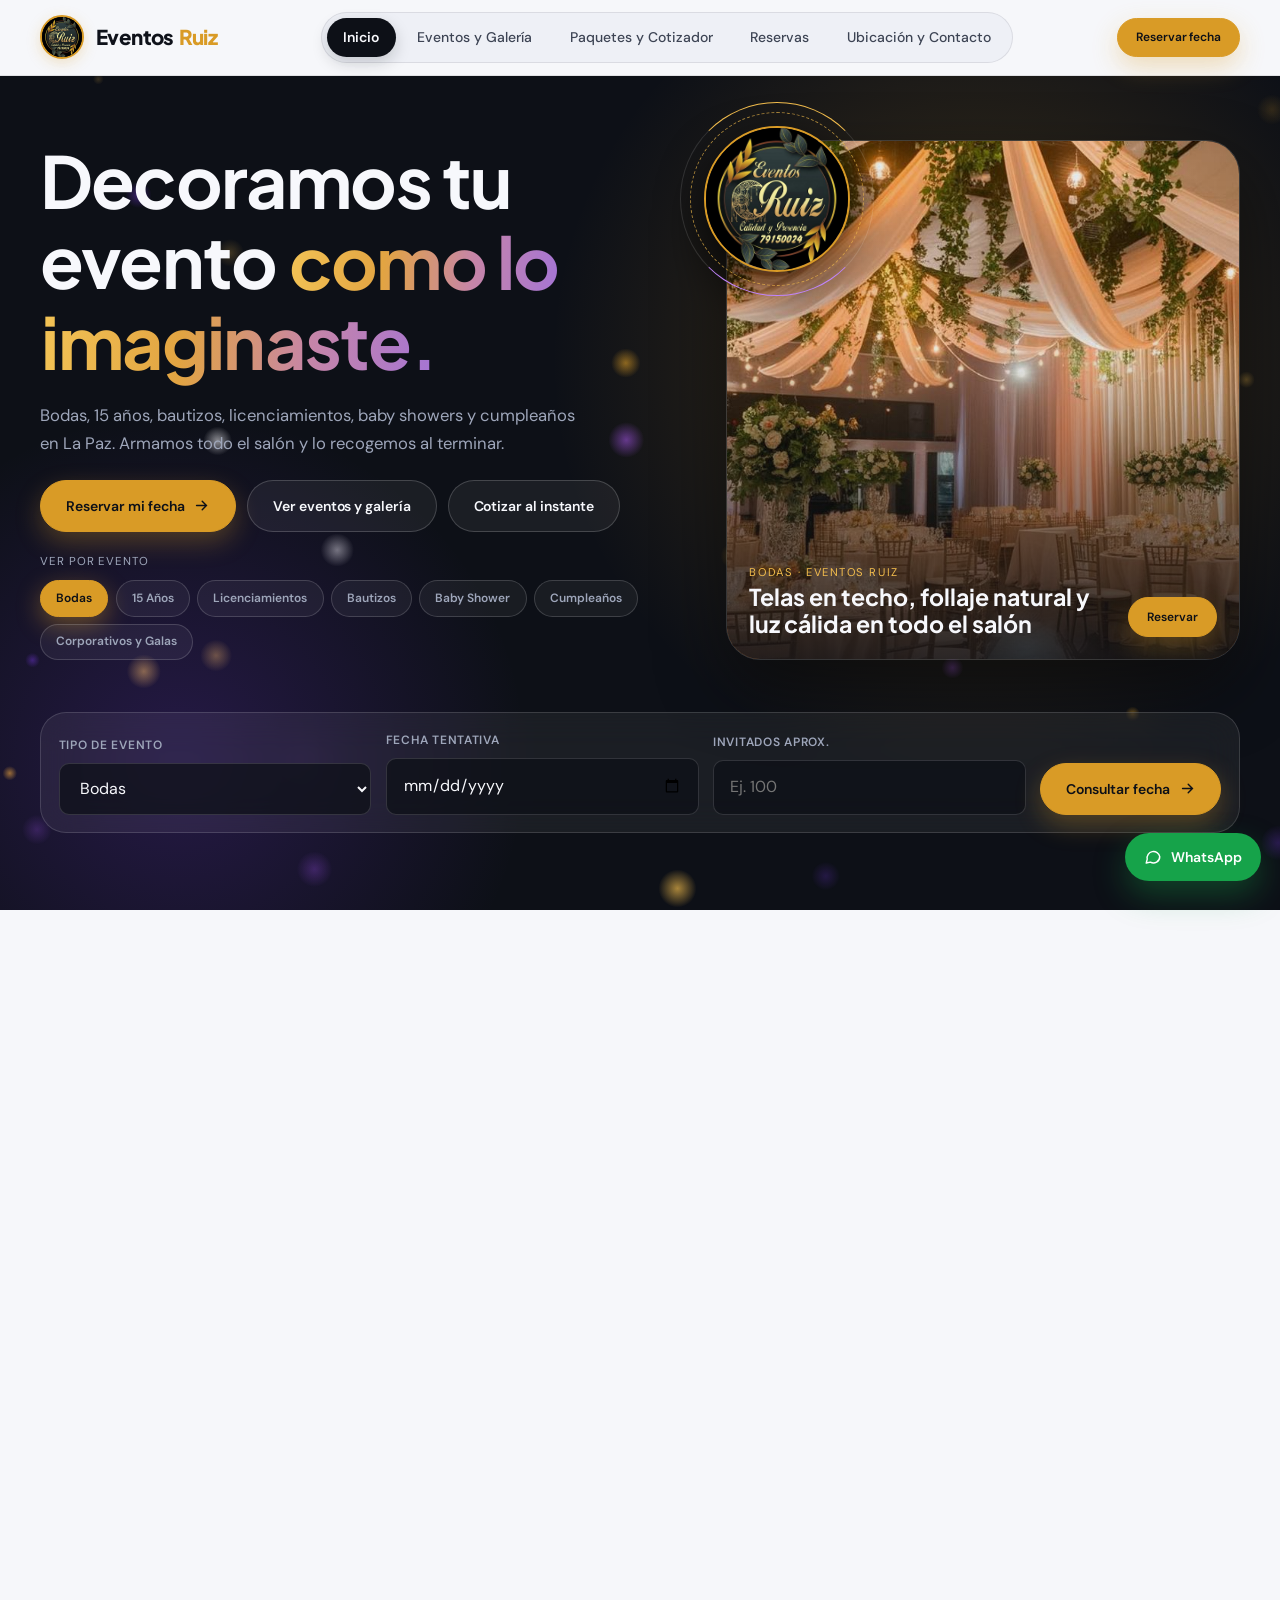
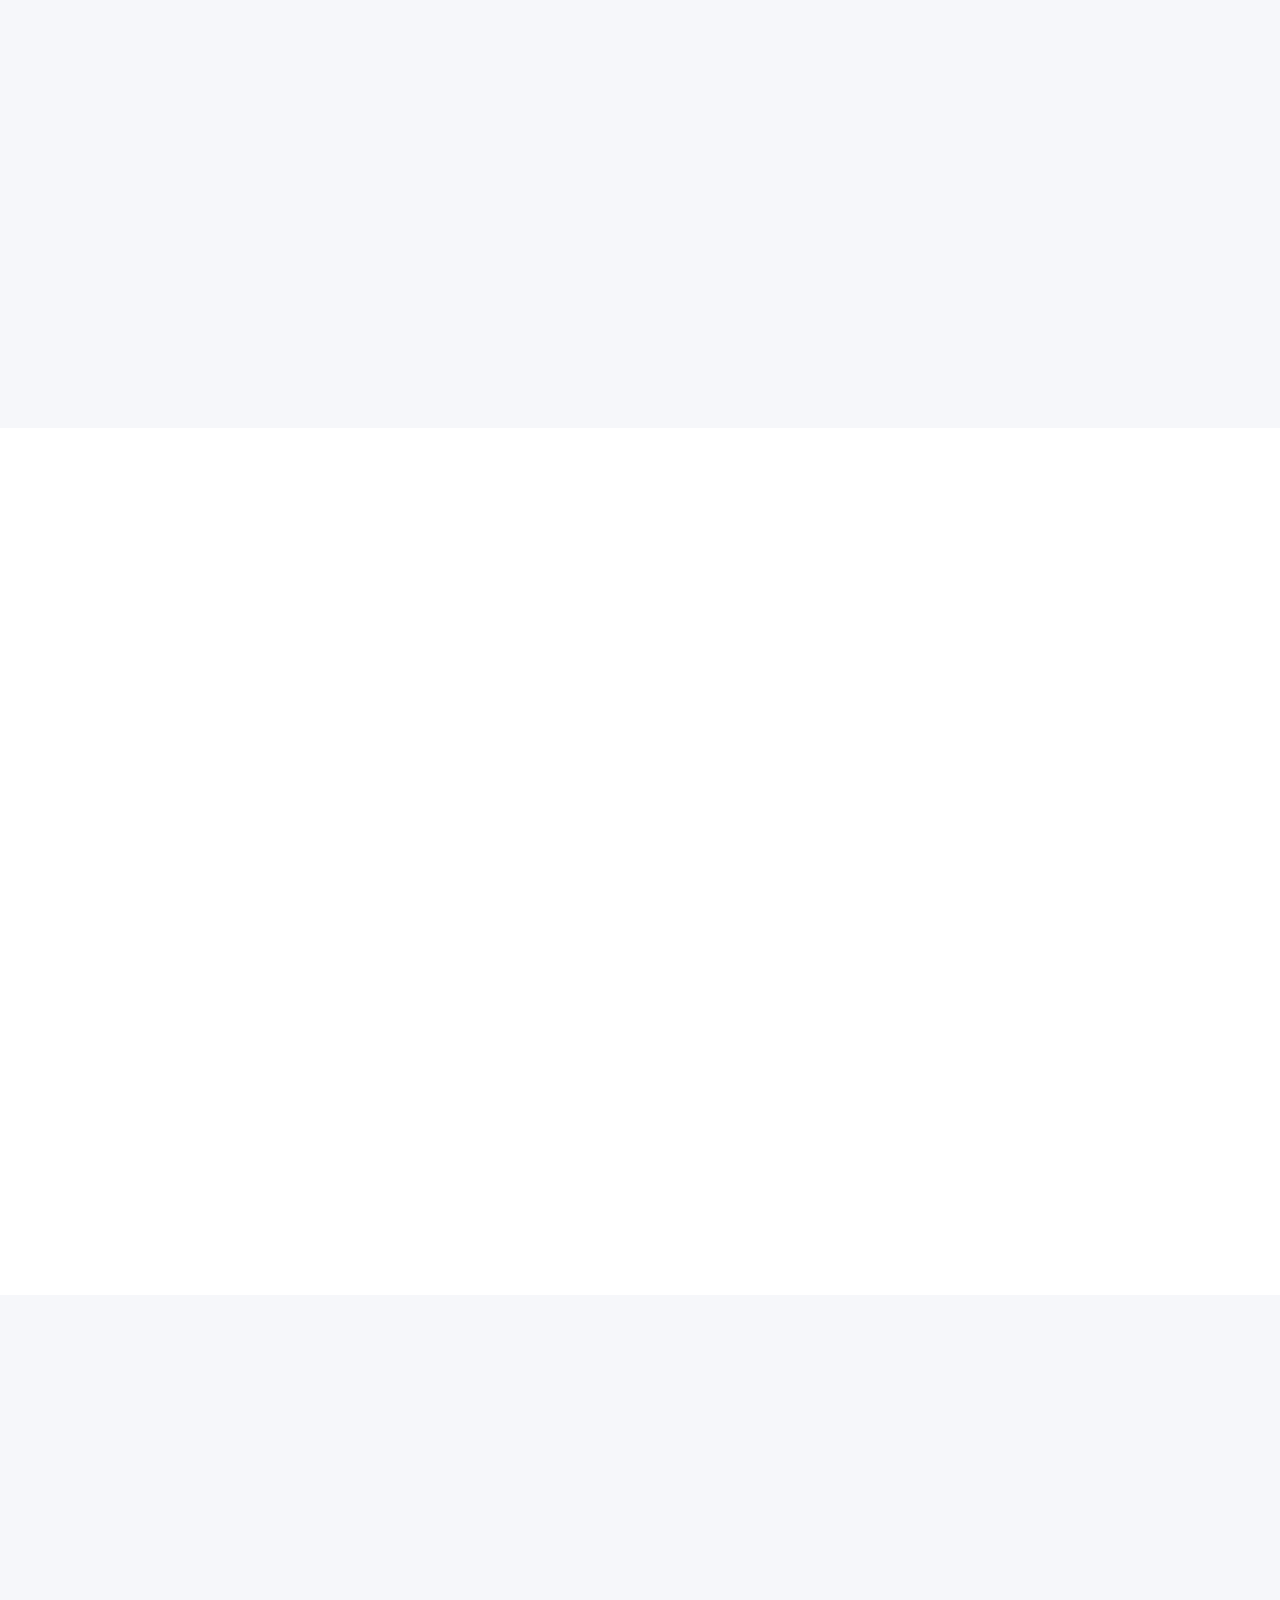
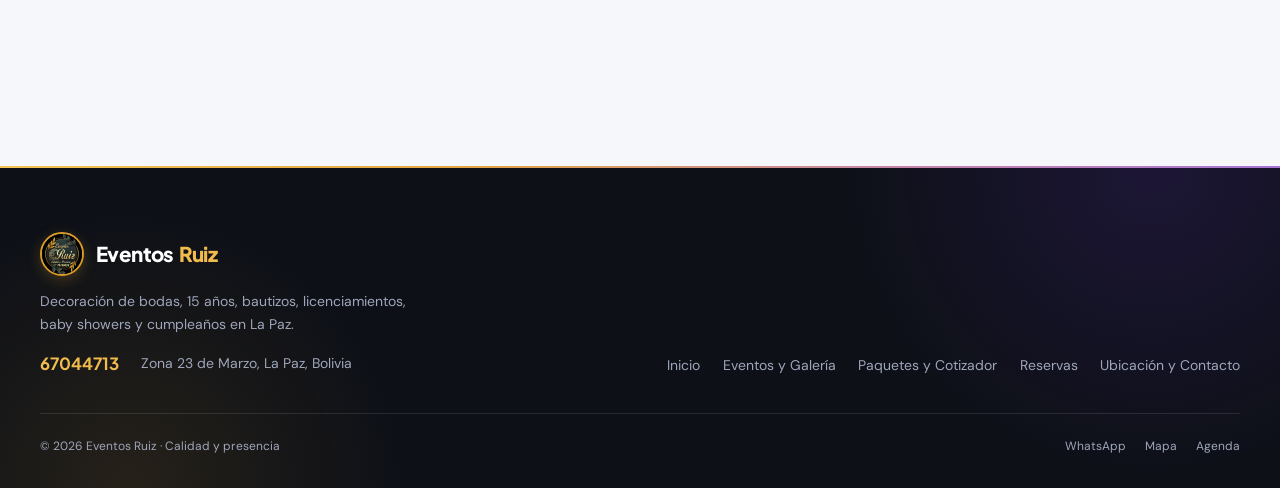
<file: index.html>
<!doctype html>
<html lang="es">
    <head>
        <meta charset="utf-8" />
        <meta
            name="viewport"
            content="width=device-width, initial-scale=1, viewport-fit=cover"
        />

        <meta
            name="google-site-verification"
            content="PEGA_AQUI_TU_CODIGO_DE_SEARCH_CONSOLE"
        />

        <title>
            Decoración de Eventos en La Paz, Bolivia | Eventos Ruiz · Bodas, 15
            Años y Más
        </title>
        <meta
            name="description"
            content="Decoración de eventos en La Paz, Bolivia (Zona 23 de Marzo): bodas, 15 años, bautizos, licenciamientos, baby shower y galas. Cotiza en línea y reserva tu fecha."
        />
        <meta
            name="keywords"
            content="decoración de eventos La Paz, decoración de bodas Bolivia, decoración de 15 años La Paz, decoración de licenciamientos La Paz, decoración de bautizos y baby shower Bolivia, Eventos Ruiz 23 de Marzo"
        />
        <meta name="robots" content="index, follow" />
        <meta name="geo.region" content="BO-L" />
        <meta
            name="geo.placename"
            content="Zona 23 de Marzo, La Paz, Bolivia"
        />
        <meta name="theme-color" content="#0d1017" />
        <link rel="canonical" href="https://berfasto.github.io/Eventos-ruiz/" />

        <meta property="og:type" content="website" />
        <meta property="og:locale" content="es_BO" />
        <meta property="og:site_name" content="Eventos Ruiz" />
        <meta
            property="og:title"
            content="Eventos Ruiz — Decoración de Eventos en La Paz, Bolivia"
        />
        <meta
            property="og:description"
            content="Bodas, 15 años, bautizos, licenciamientos, baby shower y eventos corporativos en Zona 23 de Marzo, La Paz. Montaje integral, cotizador y reservas."
        />
        <meta
            property="og:url"
            content="https://berfasto.github.io/Eventos-ruiz/"
        />
        <meta
            property="og:image"
            content="https://berfasto.github.io/Eventos-ruiz/assets/IMG/6.jpeg"
        />
        <meta name="twitter:card" content="summary_large_image" />

        <link rel="icon" type="image/jpeg" href="assets/IMG/Logo.jpg" />
        <link rel="manifest" href="site.webmanifest" />
        <link
            rel="preload"
            as="image"
            href="assets/IMG/6.jpeg"
            fetchpriority="high"
        />

        <script type="application/ld+json">
            {
                "@context": "https://schema.org",
                "@type": ["EventPlanner", "LocalBusiness"],
                "name": "Eventos Ruiz — Decoración de Eventos",
                "alternateName": "Eventos Ruiz Calidad y Presencia",
                "description": "Servicio profesional de decoración y montaje integral para bodas, 15 años, bautizos, licenciamientos, baby shower, cumpleaños y galas corporativas en La Paz, Bolivia.",
                "url": "https://berfasto.github.io/Eventos-ruiz/",
                "logo": "https://berfasto.github.io/Eventos-ruiz/assets/IMG/Logo.jpg",
                "image": [
                    "https://berfasto.github.io/Eventos-ruiz/assets/IMG/6.jpeg",
                    "https://berfasto.github.io/Eventos-ruiz/assets/IMG/2.jpg",
                    "https://berfasto.github.io/Eventos-ruiz/assets/IMG/10.jpeg"
                ],
                "telephone": "+59167044713",
                "priceRange": "Bs 600 - Bs 8000+",
                "address": {
                    "@type": "PostalAddress",
                    "streetAddress": "Zona 23 de Marzo",
                    "addressLocality": "La Paz",
                    "addressRegion": "La Paz",
                    "addressCountry": "BO"
                },
                "areaServed": [
                    "Zona 23 de Marzo, La Paz",
                    "La Paz, Bolivia",
                    "Zona Sur, La Paz",
                    "El Alto, Bolivia"
                ],
                "openingHours": "Mo-Sa 09:00-19:30",
                "hasMap": "https://www.google.com/maps/search/?api=1&query=23+de+Marzo%2C+La+Paz%2C+Bolivia"
            }
        </script>

        <link rel="preconnect" href="https://fonts.googleapis.com" />
        <link rel="preconnect" href="https://fonts.gstatic.com" crossorigin />
        <link
            href="https://fonts.googleapis.com/css2?family=DM+Sans:wght@400;500;600;700&family=Plus+Jakarta+Sans:wght@500;600;700;800&display=swap"
            rel="stylesheet"
        />

        <link rel="stylesheet" href="assets/css/tokens.css?v=3" />
        <link rel="stylesheet" href="assets/css/base.css?v=3" />
        <link rel="stylesheet" href="assets/css/shell.css?v=3" />
        <link rel="stylesheet" href="assets/css/components.css?v=3" />
        <link rel="stylesheet" href="assets/css/pages.css?v=4" />
    </head>
    <body data-page="inicio">
        <header id="appHeader"></header>

        <main>
            <section class="home-hero" id="homeHero">
                <canvas
                    class="hero-bokeh"
                    id="heroBokeh"
                    aria-hidden="true"
                ></canvas>
                <div class="home-hero__glow" aria-hidden="true"></div>

                <div class="container">
                    <div class="home-hero__grid">
                        <div class="home-hero__copy">
                            <h1
                                class="heading-xl"
                                data-reveal="blur"
                                style="--delay: 80ms"
                            >
                                Decoramos tu evento
                                <span class="text-gradient"
                                    >como lo imaginaste.</span
                                >
                            </h1>

                            <p
                                class="lead"
                                data-reveal="up"
                                style="--delay: 150ms"
                            >
                                Bodas, 15 años, bautizos, licenciamientos, baby
                                showers y cumpleaños en La Paz. Armamos todo el
                                salón y lo recogemos al terminar.
                            </p>

                            <div
                                style="
                                    display: flex;
                                    flex-wrap: wrap;
                                    gap: 0.7rem;
                                    --delay: 220ms;
                                "
                                data-reveal="up"
                            >
                                <a
                                    class="btn btn--gold"
                                    data-magnetic
                                    href="reservas.html"
                                >
                                    Reservar mi fecha
                                    <svg
                                        class="arrow-move"
                                        viewBox="0 0 24 24"
                                        fill="none"
                                        stroke="currentColor"
                                        stroke-width="2"
                                        stroke-linecap="round"
                                    >
                                        <path d="M5 12h14m-6 6 6-6-6-6" />
                                    </svg>
                                </a>
                                <a
                                    class="btn btn--ghost-dark"
                                    data-magnetic
                                    href="eventos.html"
                                >
                                    Ver eventos y galería
                                </a>
                                <a
                                    class="btn btn--ghost-dark"
                                    href="cotizador.html"
                                >
                                    Cotizar al instante
                                </a>
                            </div>

                            <div data-reveal="up" style="--delay: 280ms">
                                <div
                                    class="mono"
                                    style="
                                        font-size: 0.72rem;
                                        color: var(--ink-on-dark-muted);
                                        margin-bottom: 0.55rem;
                                        text-transform: uppercase;
                                        letter-spacing: 0.08em;
                                    "
                                >
                                    Ver por evento
                                </div>
                                <div
                                    class="hero-switcher"
                                    id="heroSwitcher"
                                    role="group"
                                    aria-label="Cambiar vista previa de evento"
                                ></div>
                            </div>
                        </div>

                        <div
                            class="hero-stage"
                            data-reveal="scale"
                            data-parallax="-0.06"
                            style="--delay: 140ms"
                        >
                            <div
                                class="logo-orbit"
                                title="Eventos Ruiz · Calidad y Presencia"
                            >
                                <i
                                    class="logo-orbit__ring logo-orbit__ring--outer"
                                ></i>
                                <i class="logo-orbit__ring"></i>
                                <img
                                    class="logo-orbit__img"
                                    src="assets/IMG/Logo.jpg"
                                    alt="Logotipo Eventos Ruiz, calidad y presencia"
                                    width="146"
                                    height="146"
                                />
                            </div>

                            <figure
                                class="hero-stage__photo"
                                data-tilt="7"
                                data-cursor="EXPLORAR"
                            >
                                <img
                                    id="heroPhoto"
                                    src="assets/IMG/6.jpeg"
                                    width="736"
                                    height="1312"
                                    fetchpriority="high"
                                    decoding="async"
                                    alt="Decoración de bodas y eventos en La Paz, Bolivia por Eventos Ruiz"
                                />
                                <figcaption class="hero-stage__meta">
                                    <div>
                                        <small id="heroTag"
                                            >Bodas · Eventos Ruiz</small
                                        >
                                        <strong id="heroStageTitle">
                                            Telas aéreas, follaje natural e
                                            iluminación cálida
                                        </strong>
                                    </div>
                                    <a
                                        class="btn btn--gold btn--sm"
                                        id="heroStageCta"
                                        href="reservas.html?evento=Boda"
                                    >
                                        Reservar
                                    </a>
                                </figcaption>
                            </figure>
                        </div>
                    </div>

                    <form
                        class="quick-book"
                        id="quickBookForm"
                        data-reveal="up"
                        style="--delay: 220ms"
                    >
                        <label class="field">
                            <span class="field__label">Tipo de evento</span>
                            <select class="select" id="qbType"></select>
                        </label>

                        <label class="field">
                            <span class="field__label">Fecha tentativa</span>
                            <input class="input" id="qbDate" type="date" />
                        </label>

                        <label class="field">
                            <span class="field__label">Invitados aprox.</span>
                            <input
                                class="input"
                                id="qbGuests"
                                type="number"
                                min="10"
                                max="600"
                                step="10"
                                placeholder="Ej. 100"
                            />
                        </label>

                        <button
                            type="submit"
                            class="btn btn--gold"
                            data-magnetic
                        >
                            Consultar fecha
                            <svg
                                class="arrow-move"
                                viewBox="0 0 24 24"
                                fill="none"
                                stroke="currentColor"
                                stroke-width="2"
                                stroke-linecap="round"
                            >
                                <path d="M5 12h14m-6 6 6-6-6-6" />
                            </svg>
                        </button>
                    </form>
                </div>
            </section>

            <section class="section">
                <div class="container">
                    <div class="section-header" data-reveal="up">
                        <div class="section-header__copy">
                            <h2 class="heading-lg">
                                Así se ve de día y de noche
                            </h2>
                            <p class="lead" id="cmpNote">
                                Desliza para comparar un evento de día y un
                                salón de noche.
                            </p>
                        </div>
                        <div class="pills" id="compareTabs"></div>
                    </div>

                    <div class="compare-shell" data-reveal="clip">
                        <div
                            class="compare-stage"
                            id="compareStage"
                            data-cursor="ARRASTRAR"
                        >
                            <div class="compare-layer">
                                <img
                                    id="cmpRightImg"
                                    src="assets/IMG/2.jpg"
                                    width="650"
                                    height="433"
                                    loading="lazy"
                                    decoding="async"
                                    alt="Decoración de salón de gala nocturno en La Paz"
                                />
                            </div>
                            <div class="compare-layer compare-layer--left">
                                <img
                                    id="cmpLeftImg"
                                    src="assets/IMG/5.jpg"
                                    width="452"
                                    height="678"
                                    loading="lazy"
                                    decoding="async"
                                    alt="Decoración de boda y bautizo de día en jardín Bolivia"
                                />
                            </div>
                            <span
                                class="compare-badge compare-badge--left"
                                id="cmpLeftLabel"
                                >Recepción de Día</span
                            >
                            <span
                                class="compare-badge compare-badge--right"
                                id="cmpRightLabel"
                                >Gala Nocturna</span
                            >
                            <div class="compare-divider" aria-hidden="true">
                                <span class="compare-handle">
                                    <svg
                                        width="22"
                                        height="22"
                                        viewBox="0 0 24 24"
                                        fill="none"
                                        stroke="currentColor"
                                        stroke-width="2.2"
                                        stroke-linecap="round"
                                    >
                                        <path d="m8 7-5 5 5 5M16 7l5 5-5 5" />
                                    </svg>
                                </span>
                            </div>
                            <input
                                class="compare-range"
                                id="compareRange"
                                type="range"
                                min="4"
                                max="96"
                                value="50"
                                aria-label="Deslizar comparador de estilos"
                            />
                        </div>
                    </div>
                </div>
            </section>

            <section class="section section--dark">
                <div class="container">
                    <div class="deck-layout">
                        <div
                            style="
                                display: grid;
                                gap: 1.15rem;
                                justify-items: start;
                            "
                            data-reveal="right"
                        >
                            <h2 class="heading-lg">
                                Pasa las fotos para ver cómo trabajamos
                            </h2>
                            <div
                                class="mono"
                                id="deckCounter"
                                style="
                                    color: var(--gold-bright);
                                    font-size: 0.85rem;
                                "
                            >
                                01 / 10
                            </div>
                            <h3
                                class="heading-md"
                                id="deckTitle"
                                style="color: var(--ink-on-dark)"
                            ></h3>
                            <p class="lead" id="deckDesc"></p>

                            <div
                                style="
                                    display: flex;
                                    flex-wrap: wrap;
                                    gap: 0.65rem;
                                    align-items: center;
                                    margin-top: 0.4rem;
                                "
                            >
                                <button
                                    type="button"
                                    class="icon-circle"
                                    id="deckPrev"
                                    aria-label="Montaje anterior"
                                >
                                    <svg
                                        viewBox="0 0 24 24"
                                        fill="none"
                                        stroke="currentColor"
                                        stroke-width="2"
                                        stroke-linecap="round"
                                    >
                                        <path d="M19 12H5m6 6-6-6 6-6" />
                                    </svg>
                                </button>
                                <button
                                    type="button"
                                    class="icon-circle"
                                    id="deckNext"
                                    aria-label="Siguiente montaje"
                                >
                                    <svg
                                        viewBox="0 0 24 24"
                                        fill="none"
                                        stroke="currentColor"
                                        stroke-width="2"
                                        stroke-linecap="round"
                                    >
                                        <path d="M5 12h14m-6 6 6-6-6-6" />
                                    </svg>
                                </button>
                                <a
                                    class="btn btn--gold btn--sm"
                                    id="deckBookLink"
                                    href="reservas.html"
                                >
                                    Reservar este estilo
                                </a>
                                <a
                                    class="btn btn--ghost-dark btn--sm"
                                    href="eventos.html"
                                >
                                    Abrir galería completa
                                </a>
                            </div>
                        </div>

                        <div
                            class="photo-deck"
                            id="photoDeck"
                            data-reveal="left"
                        ></div>
                    </div>
                </div>
            </section>

            <section class="section">
                <div class="container">
                    <div class="section-header" data-reveal="up">
                        <div class="section-header__copy">
                            <h2 class="heading-lg">
                                Bodas, 15 años, licenciamientos y más
                            </h2>
                            <p class="lead">
                                Entra al evento que buscas para ver fotos y
                                detalles.
                            </p>
                        </div>
                        <a class="btn btn--dark" href="eventos.html">
                            Ver todos los eventos
                            <svg
                                class="arrow-move"
                                viewBox="0 0 24 24"
                                fill="none"
                                stroke="currentColor"
                                stroke-width="2"
                                stroke-linecap="round"
                            >
                                <path d="M5 12h14m-6 6 6-6-6-6" />
                            </svg>
                        </a>
                    </div>

                    <div class="specialty-bento" id="specialtyBento"></div>
                </div>
            </section>

            <section class="section section--white">
                <div class="container">
                    <div class="section-header" data-reveal="up">
                        <div class="section-header__copy">
                            <h2 class="heading-lg">
                                Escoge el estilo que más te guste
                            </h2>
                            <p class="lead">
                                Combinaciones de telas, luces y colores para tu
                                salón.
                            </p>
                        </div>
                    </div>

                    <div class="mood-studio">
                        <div
                            class="mood-list"
                            id="moodList"
                            data-reveal="right"
                        ></div>

                        <div
                            class="mood-preview"
                            id="moodPreview"
                            data-reveal="left"
                            data-tilt="5"
                        >
                            <img id="moodImg" src="assets/IMG/6.jpeg" alt="" />
                            <div class="mood-preview__bar">
                                <h3 class="heading-md" id="moodTitle"></h3>
                                <div
                                    style="
                                        display: flex;
                                        flex-wrap: wrap;
                                        gap: 0.55rem;
                                    "
                                >
                                    <a
                                        class="btn btn--gold btn--sm"
                                        id="moodBookLink"
                                        href="reservas.html"
                                    >
                                        Reservar
                                    </a>
                                    <a
                                        class="btn btn--ghost-dark btn--sm"
                                        id="moodQuoteLink"
                                        href="cotizador.html"
                                    >
                                        Cotizar
                                    </a>
                                </div>
                            </div>
                        </div>
                    </div>
                </div>
            </section>

            <section class="section">
                <div class="container">
                    <div class="cta-banner" data-reveal="scale">
                        <div
                            style="
                                max-width: 580px;
                                display: grid;
                                gap: 0.75rem;
                            "
                        >
                            <h2 class="heading-lg">
                                ¿Ya tienes fecha para tu evento?
                            </h2>
                            <p class="lead">
                                Revisa el calendario, calcula un estimado o
                                escríbenos por WhatsApp.
                            </p>
                        </div>
                        <div
                            style="display: flex; flex-wrap: wrap; gap: 0.75rem"
                        >
                            <a
                                class="btn btn--gold"
                                data-magnetic
                                href="reservas.html"
                            >
                                Ir a Reservas
                            </a>
                            <a
                                class="btn btn--ghost-dark"
                                href="cotizador.html"
                            >
                                Abrir Cotizador
                            </a>
                        </div>
                    </div>
                </div>
            </section>
        </main>

        <footer id="appFooter"></footer>

        <script src="assets/js/core/data.js" defer></script>
        <script src="assets/js/core/utils.js" defer></script>
        <script src="assets/js/core/shell.js" defer></script>
        <script src="assets/js/core/motion.js" defer></script>
        <script src="assets/js/pages/home.js" defer></script>
    </body>
</html>
</file>
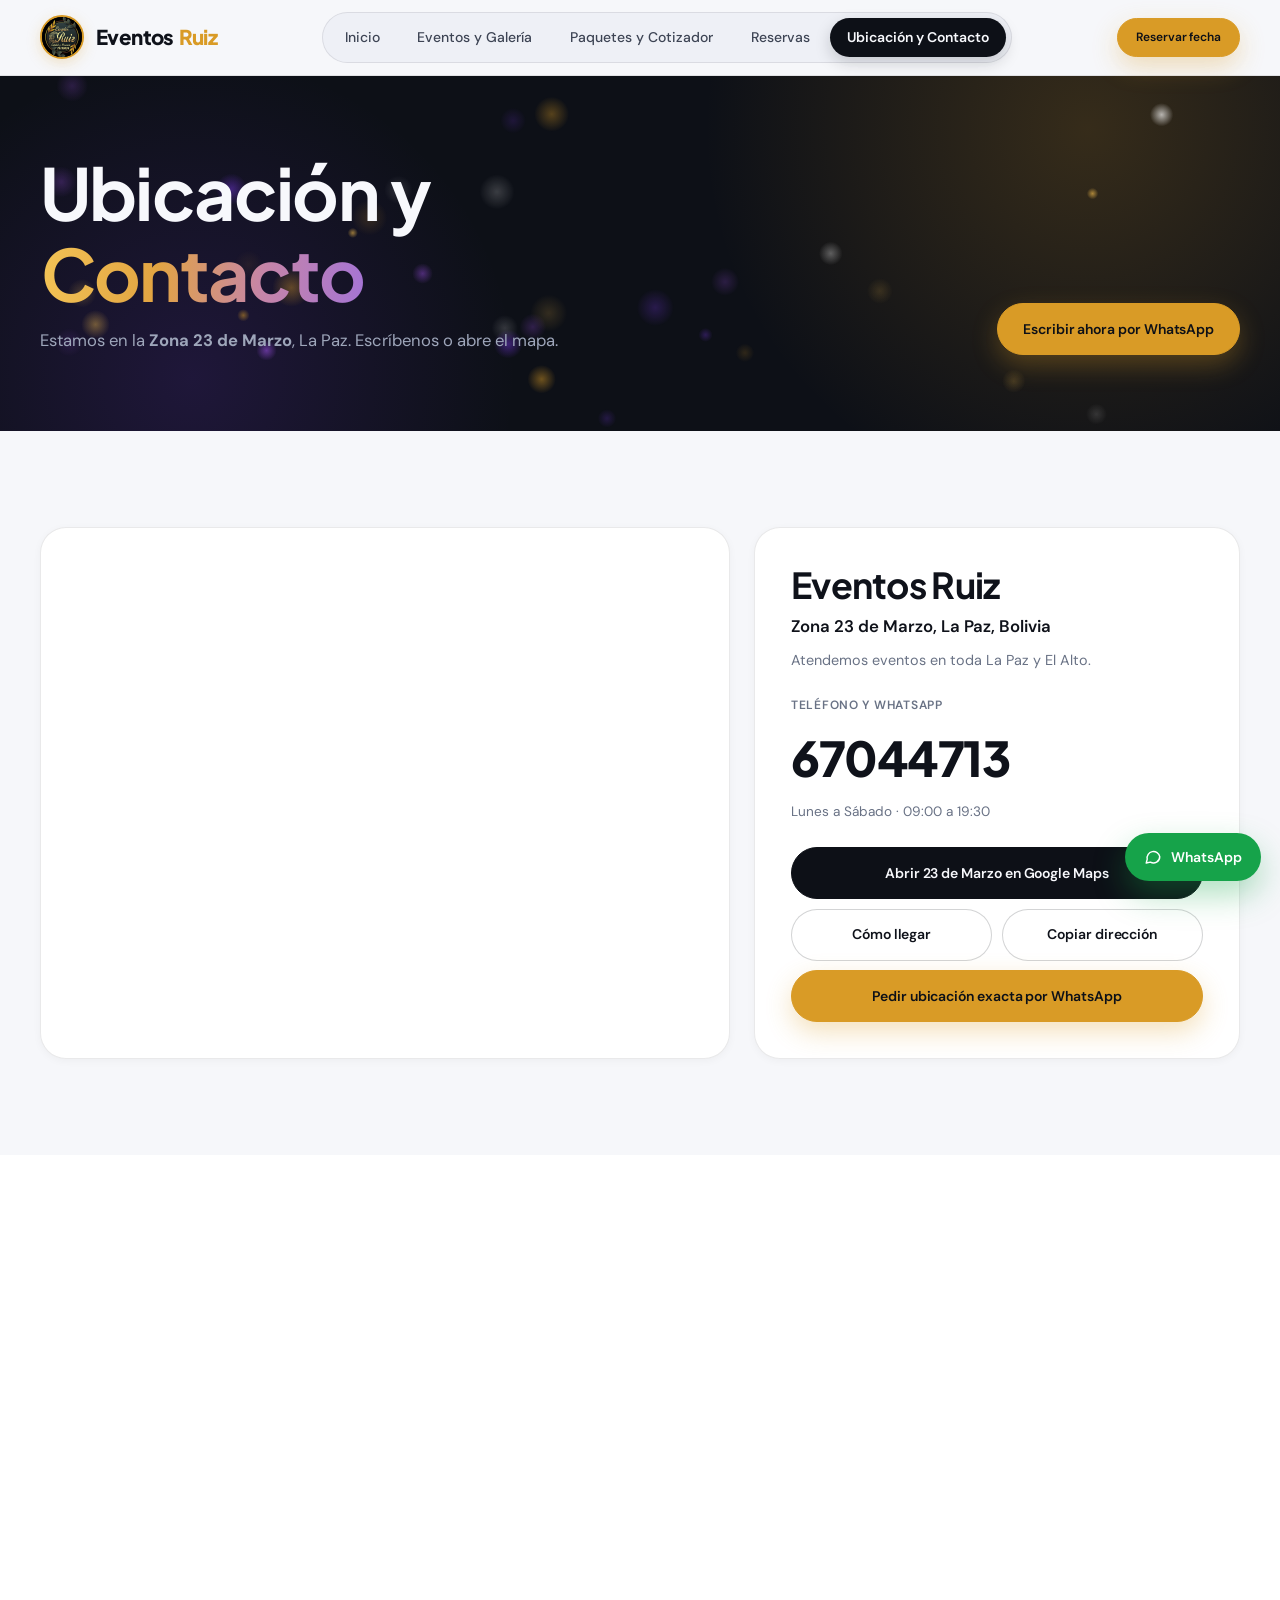
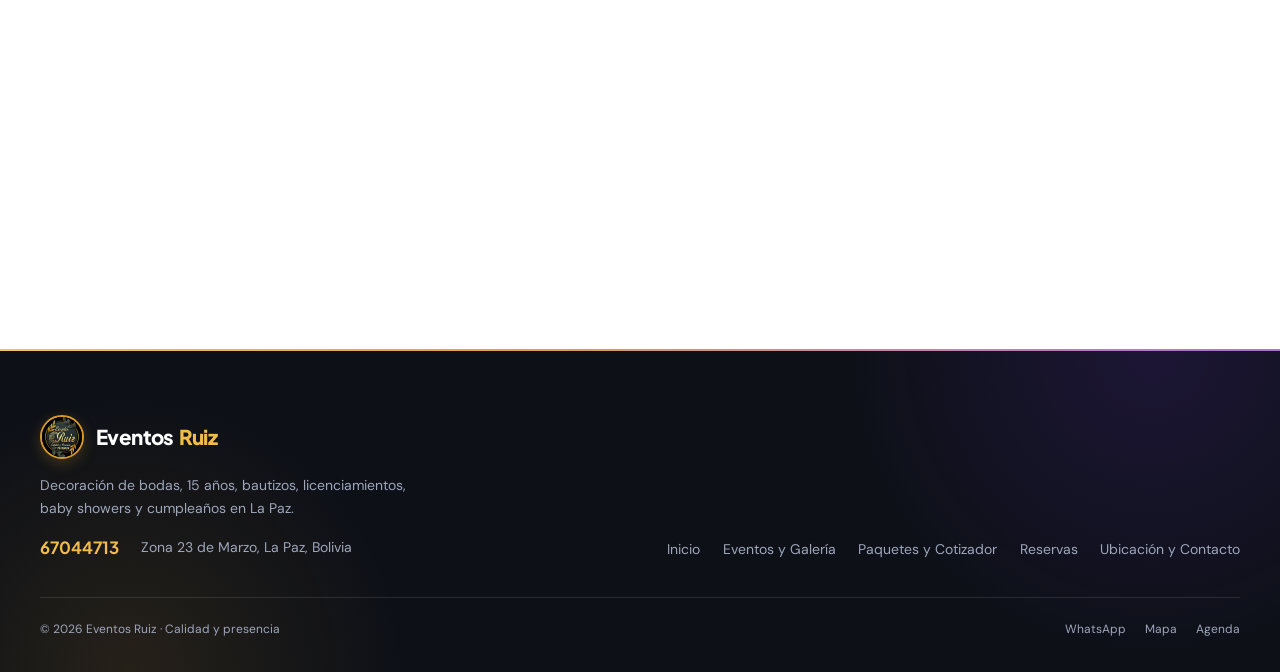
<file: contacto.html>
<!doctype html>
<html lang="es">
    <head>
        <meta charset="utf-8" />
        <meta
            name="viewport"
            content="width=device-width, initial-scale=1, viewport-fit=cover"
        />
        <title>
            Ubicación Zona 23 de Marzo, La Paz y Contacto | Eventos Ruiz Bolivia
        </title>
        <meta
            name="description"
            content="Encuentra a Eventos Ruiz en Zona 23 de Marzo, La Paz, Bolivia. Teléfono y WhatsApp 67044713, mapa de Google, cobertura de montaje y preguntas frecuentes."
        />
        <meta
            name="keywords"
            content="Eventos Ruiz 23 de Marzo La Paz, teléfono decoración de eventos La Paz, dirección Eventos Ruiz Bolivia, decoración de eventos Zona 23 de Marzo"
        />
        <meta name="robots" content="index, follow" />
        <meta name="geo.region" content="BO-L" />
        <meta
            name="geo.placename"
            content="Zona 23 de Marzo, La Paz, Bolivia"
        />
        <meta name="theme-color" content="#0d1017" />
        <link
            rel="canonical"
            href="https://berfasto.github.io/Eventos-ruiz/contacto.html"
        />
        <meta property="og:type" content="website" />
        <meta property="og:locale" content="es_BO" />
        <meta
            property="og:title"
            content="Ubicación en 23 de Marzo y Contacto — Eventos Ruiz"
        />
        <meta
            property="og:description"
            content="Zona 23 de Marzo, La Paz, Bolivia · Tel. 67044713. Abre la ruta en Google Maps o escríbenos por WhatsApp."
        />
        <meta
            property="og:url"
            content="https://berfasto.github.io/Eventos-ruiz/contacto.html"
        />
        <meta
            property="og:image"
            content="https://berfasto.github.io/Eventos-ruiz/assets/IMG/Logo.jpg"
        />
        <link rel="icon" type="image/jpeg" href="assets/IMG/Logo.jpg" />
        <link rel="manifest" href="site.webmanifest" />

        <script type="application/ld+json">
            {
                "@context": "https://schema.org",
                "@type": "FAQPage",
                "mainEntity": [
                    {
                        "@type": "Question",
                        "name": "¿Dónde están ubicados y qué zonas cubren?",
                        "acceptedAnswer": {
                            "@type": "Answer",
                            "text": "Nos encontramos en la Zona 23 de Marzo, La Paz, Bolivia, y realizamos traslados y montajes completos en toda la ciudad de La Paz, Zona Sur y El Alto."
                        }
                    },
                    {
                        "@type": "Question",
                        "name": "¿Qué tipos de eventos decoran en Eventos Ruiz?",
                        "acceptedAnswer": {
                            "@type": "Answer",
                            "text": "Decoramos bodas, 15 años, bautizos, licenciamientos, baby showers, cumpleaños y eventos corporativos o galas totalmente personalizados."
                        }
                    },
                    {
                        "@type": "Question",
                        "name": "¿Con cuánta anticipación debo reservar mi fecha?",
                        "acceptedAnswer": {
                            "@type": "Answer",
                            "text": "Lo ideal es reservar entre 3 y 8 semanas antes para asegurar disponibilidad en fines de semana."
                        }
                    },
                    {
                        "@type": "Question",
                        "name": "¿El servicio incluye transporte, montaje y retiro?",
                        "acceptedAnswer": {
                            "@type": "Answer",
                            "text": "Sí. Nosotros nos encargamos de llevar todo el mobiliario y decoración, dejar el salón listo antes de la hora acordada y recoger todo al finalizar el evento."
                        }
                    }
                ]
            }
        </script>

        <link rel="preconnect" href="https://fonts.googleapis.com" />
        <link rel="preconnect" href="https://fonts.gstatic.com" crossorigin />
        <link
            href="https://fonts.googleapis.com/css2?family=DM+Sans:wght@400;500;600;700&family=Plus+Jakarta+Sans:wght@500;600;700;800&display=swap"
            rel="stylesheet"
        />

        <link rel="stylesheet" href="assets/css/tokens.css?v=3" />
        <link rel="stylesheet" href="assets/css/base.css?v=3" />
        <link rel="stylesheet" href="assets/css/shell.css?v=3" />
        <link rel="stylesheet" href="assets/css/components.css?v=3" />
        <link rel="stylesheet" href="assets/css/pages.css?v=3" />
    </head>
    <body data-page="contacto">
        <header id="appHeader"></header>

        <main>
            <section class="page-hero">
                <canvas
                    class="hero-bokeh"
                    id="heroBokeh"
                    aria-hidden="true"
                ></canvas>
                <div class="container page-hero__inner">
                    <div class="page-hero__copy" data-reveal="blur">
                        <h1 class="heading-xl">
                            Ubicación y
                            <span class="text-gradient">Contacto</span>
                        </h1>
                        <p class="lead">
                            Estamos en la <strong>Zona 23 de Marzo</strong>, La
                            Paz. Escríbenos o abre el mapa.
                        </p>
                    </div>
                    <a
                        class="btn btn--gold"
                        data-magnetic
                        href="#"
                        data-wa-general
                    >
                        Escribir ahora por WhatsApp
                    </a>
                </div>
            </section>

            <section class="section">
                <div class="container">
                    <div class="contact-grid">
                        <div class="card map-card" data-reveal="up">
                            <iframe
                                id="erMap"
                                title="Ubicación de Eventos Ruiz en Zona 23 de Marzo, La Paz, Bolivia"
                                loading="lazy"
                                referrerpolicy="no-referrer-when-downgrade"
                                allowfullscreen
                            ></iframe>
                        </div>

                        <div
                            class="card contact-panel"
                            data-spotlight
                            data-tilt="4"
                            data-reveal="left"
                        >
                            <div style="display: grid; gap: 0.45rem">
                                <h2 class="heading-md">Eventos Ruiz</h2>
                                <p
                                    style="
                                        font-weight: 600;
                                        color: var(--ink);
                                        font-size: 1.05rem;
                                    "
                                >
                                    Zona 23 de Marzo, La Paz, Bolivia
                                </p>
                                <p class="lead" style="font-size: 0.9rem">
                                    Atendemos eventos en toda La Paz y El Alto.
                                </p>
                            </div>

                            <div style="display: grid; gap: 0.25rem">
                                <span class="field__label">
                                    Teléfono y WhatsApp
                                </span>
                                <a class="phone-giant" href="tel:+59167044713">
                                    67044713
                                </a>
                                <span
                                    style="
                                        font-size: 0.85rem;
                                        color: var(--ink-muted);
                                    "
                                >
                                    Lunes a Sábado · 09:00 a 19:30
                                </span>
                            </div>

                            <div
                                style="
                                    display: grid;
                                    grid-template-columns: 1fr 1fr;
                                    gap: 0.6rem;
                                "
                            >
                                <a
                                    class="btn btn--dark"
                                    style="grid-column: span 2"
                                    id="btnOpenMaps"
                                    href="#"
                                    target="_blank"
                                    rel="noopener noreferrer"
                                >
                                    Abrir 23 de Marzo en Google Maps
                                </a>
                                <a
                                    class="btn"
                                    id="btnDirMaps"
                                    href="#"
                                    target="_blank"
                                    rel="noopener noreferrer"
                                >
                                    Cómo llegar
                                </a>
                                <button
                                    type="button"
                                    class="btn"
                                    id="btnCopyAddr"
                                >
                                    Copiar dirección
                                </button>
                                <button
                                    type="button"
                                    class="btn btn--gold"
                                    style="grid-column: span 2"
                                    id="btnWaLoc"
                                >
                                    Pedir ubicación exacta por WhatsApp
                                </button>
                            </div>
                        </div>
                    </div>
                </div>
            </section>

            <section class="section section--white">
                <div class="container">
                    <div class="section-header" data-reveal="up">
                        <div class="section-header__copy">
                            <h2 class="heading-lg">Preguntas frecuentes</h2>
                            <p class="lead">
                                Dudas comunes antes de reservar tu evento.
                            </p>
                        </div>
                        <a class="btn btn--dark" href="reservas.html">
                            Ir a Reservas
                        </a>
                    </div>

                    <div class="faq-wrap" id="faqWrap"></div>
                </div>
            </section>
        </main>

        <footer id="appFooter"></footer>

        <script src="assets/js/core/data.js" defer></script>
        <script src="assets/js/core/utils.js" defer></script>
        <script src="assets/js/core/shell.js" defer></script>
        <script src="assets/js/core/motion.js" defer></script>
        <script src="assets/js/pages/contacto.js" defer></script>
    </body>
</html>
</file>
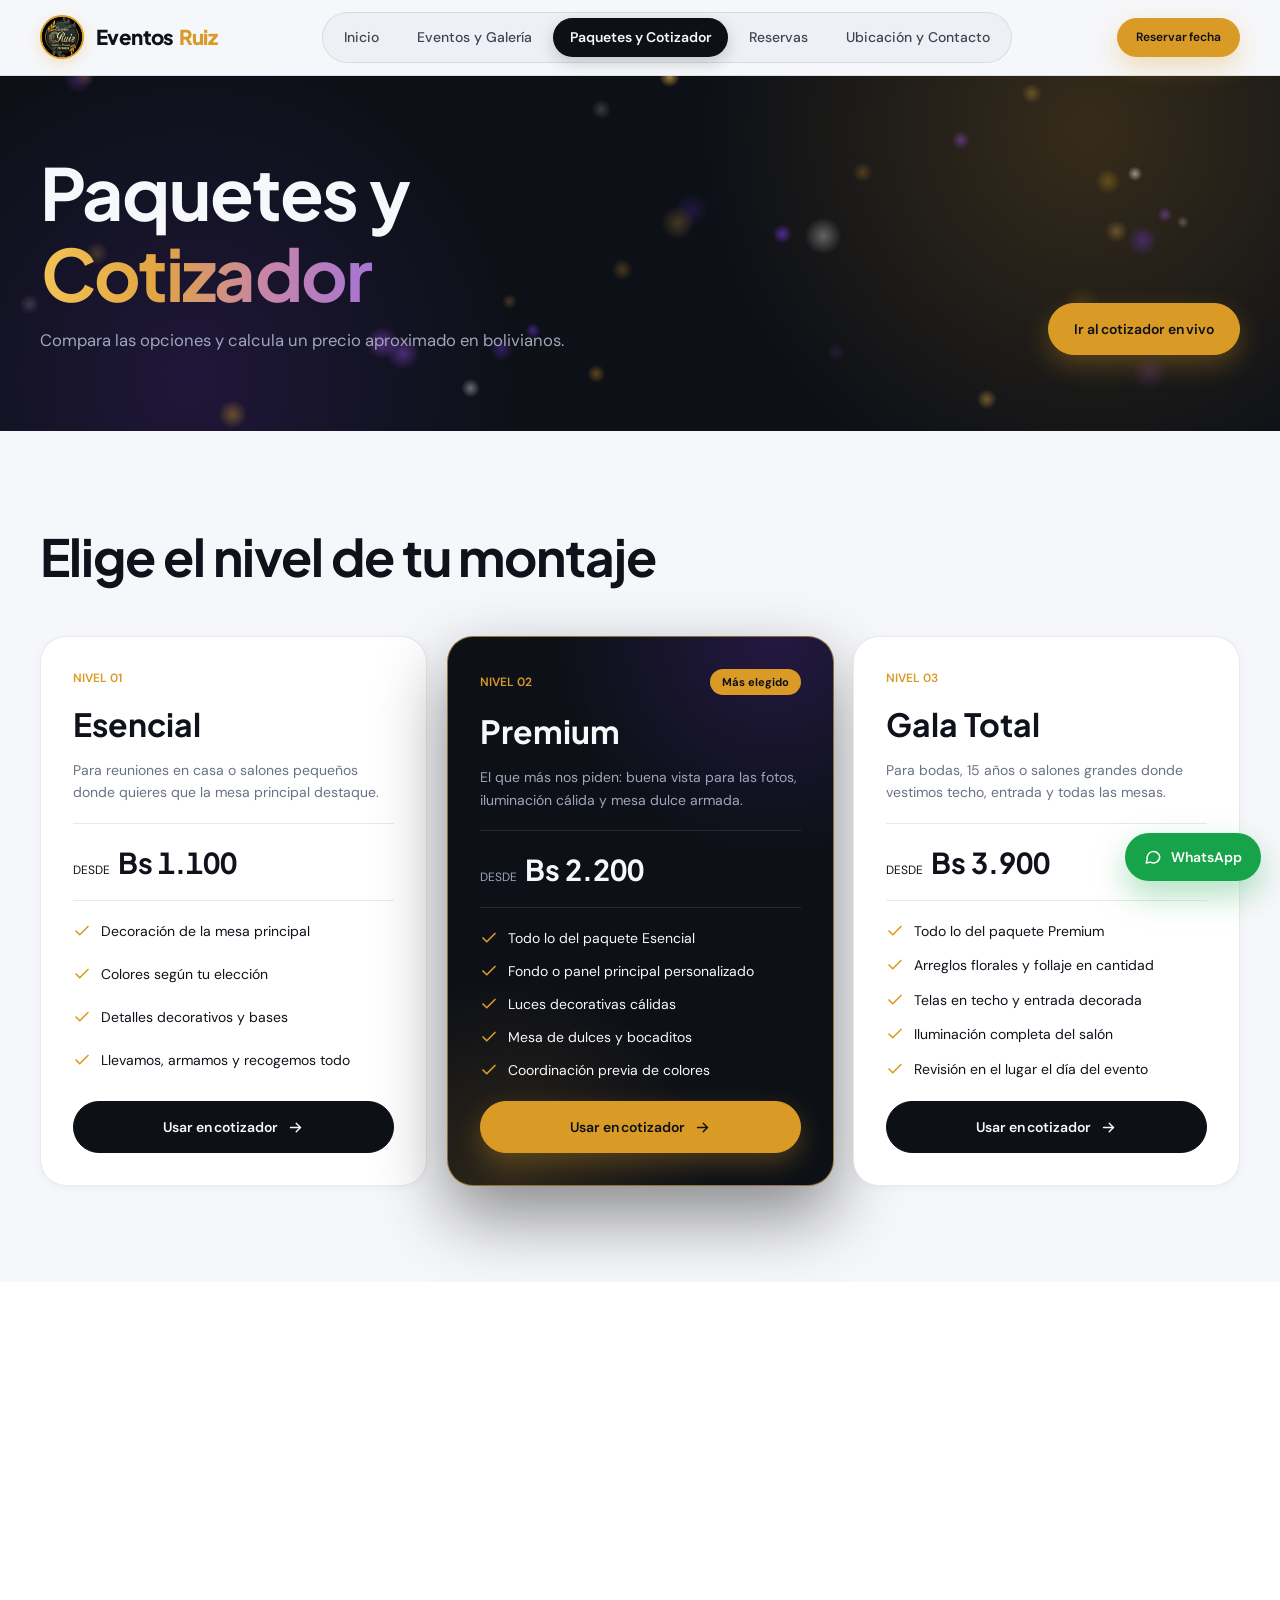
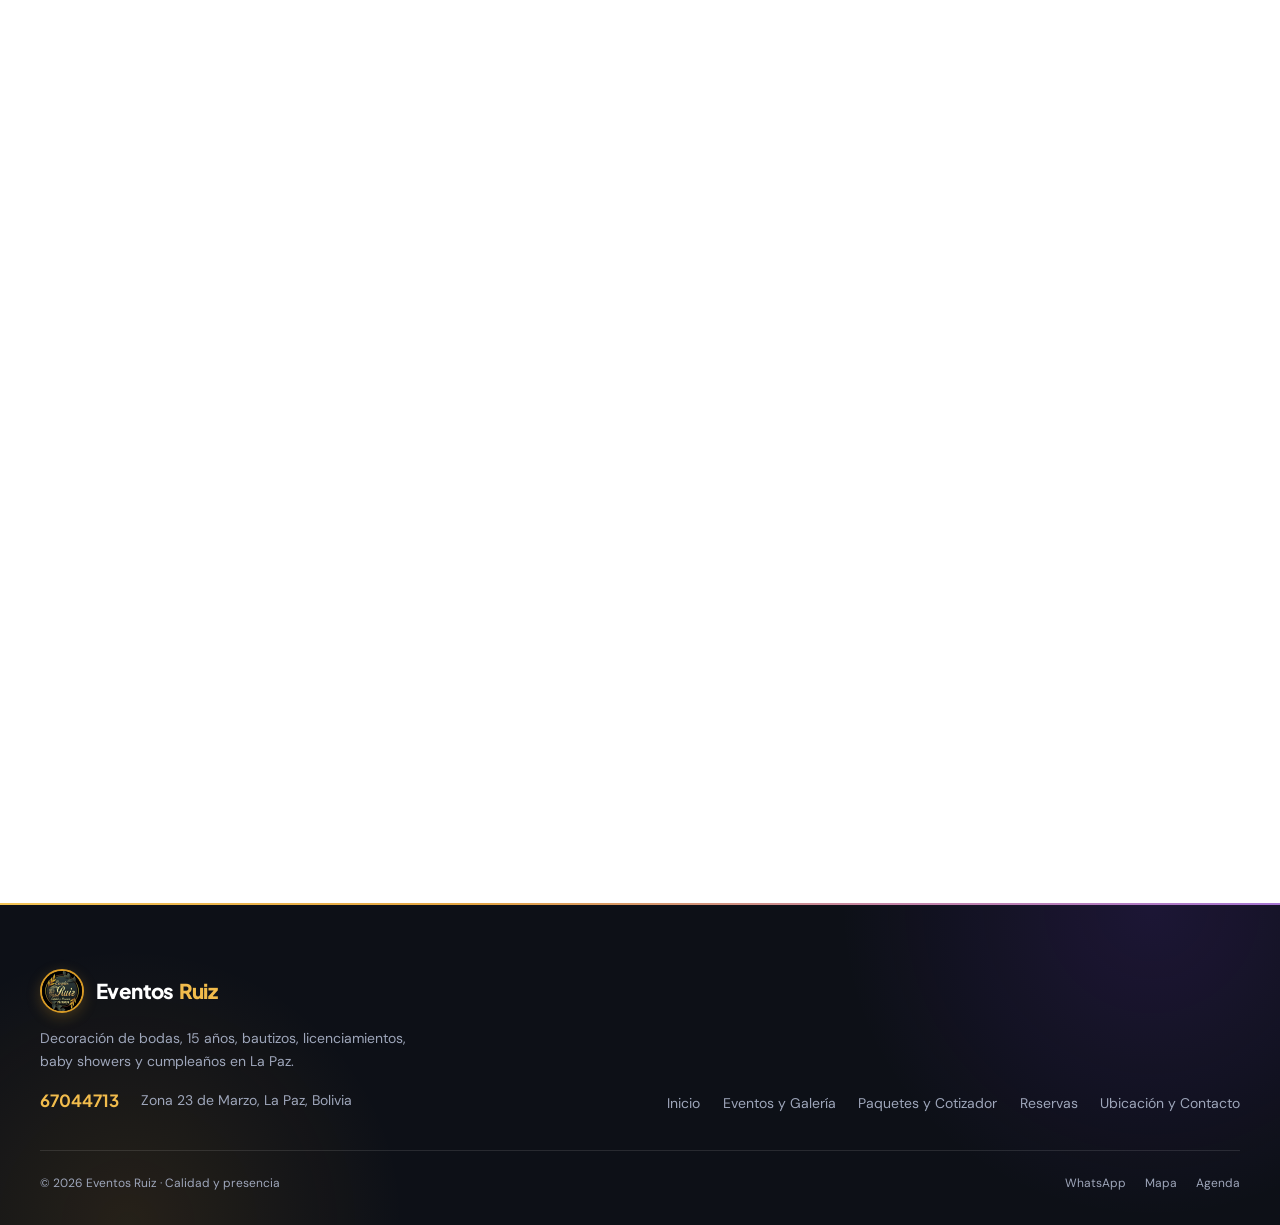
<file: cotizador.html>
<!doctype html>
<html lang="es">
    <head>
        <meta charset="utf-8" />
        <meta
            name="viewport"
            content="width=device-width, initial-scale=1, viewport-fit=cover"
        />
        <title>
            Precios y Cotizador de Decoración de Eventos en Bolivia | Eventos
            Ruiz La Paz
        </title>
        <meta
            name="description"
            content="Calcula al instante precios y paquetes de decoración de eventos en bolivianos (Bs): bodas, 15 años, licenciamientos, bautizos y baby shower en La Paz."
        />
        <meta
            name="keywords"
            content="precios decoración de eventos Bolivia, cotizador decoración de bodas La Paz, paquetes de decoración de 15 años La Paz, alquiler decoración de salones Bolivia"
        />
        <meta name="robots" content="index, follow" />
        <meta name="theme-color" content="#0d1017" />
        <link
            rel="canonical"
            href="https://berfasto.github.io/Eventos-ruiz/cotizador.html"
        />
        <meta property="og:type" content="website" />
        <meta property="og:locale" content="es_BO" />
        <meta
            property="og:title"
            content="Paquetes y Cotizador en Línea — Eventos Ruiz La Paz"
        />
        <meta
            property="og:description"
            content="Compara paquetes Esencial, Premium y Gala Total y calcula un presupuesto referencial al instante en bolivianos."
        />
        <meta
            property="og:url"
            content="https://berfasto.github.io/Eventos-ruiz/cotizador.html"
        />
        <meta
            property="og:image"
            content="https://berfasto.github.io/Eventos-ruiz/assets/IMG/7.jpeg"
        />
        <link rel="icon" type="image/jpeg" href="assets/IMG/Logo.jpg" />
        <link rel="manifest" href="site.webmanifest" />

        <script type="application/ld+json">
            {
                "@context": "https://schema.org",
                "@type": "OfferCatalog",
                "name": "Paquetes de Decoración de Eventos — Eventos Ruiz",
                "url": "https://berfasto.github.io/Eventos-ruiz/cotizador.html",
                "itemListElement": [
                    {
                        "@type": "Offer",
                        "name": "Paquete Esencial",
                        "priceCurrency": "BOB",
                        "price": "1100"
                    },
                    {
                        "@type": "Offer",
                        "name": "Paquete Premium",
                        "priceCurrency": "BOB",
                        "price": "2200"
                    },
                    {
                        "@type": "Offer",
                        "name": "Paquete Gala Total",
                        "priceCurrency": "BOB",
                        "price": "3900"
                    }
                ]
            }
        </script>

        <link rel="preconnect" href="https://fonts.googleapis.com" />
        <link rel="preconnect" href="https://fonts.gstatic.com" crossorigin />
        <link
            href="https://fonts.googleapis.com/css2?family=DM+Sans:wght@400;500;600;700&family=Plus+Jakarta+Sans:wght@500;600;700;800&display=swap"
            rel="stylesheet"
        />

        <link rel="stylesheet" href="assets/css/tokens.css?v=3" />
        <link rel="stylesheet" href="assets/css/base.css?v=3" />
        <link rel="stylesheet" href="assets/css/shell.css?v=3" />
        <link rel="stylesheet" href="assets/css/components.css?v=3" />
        <link rel="stylesheet" href="assets/css/pages.css?v=3" />
    </head>
    <body data-page="cotizador">
        <header id="appHeader"></header>

        <main>
            <section class="page-hero">
                <canvas
                    class="hero-bokeh"
                    id="heroBokeh"
                    aria-hidden="true"
                ></canvas>
                <div class="container page-hero__inner">
                    <div class="page-hero__copy" data-reveal="blur">
                        <h1 class="heading-xl">
                            Paquetes y
                            <span class="text-gradient">Cotizador</span>
                        </h1>
                        <p class="lead">
                            Compara las opciones y calcula un precio aproximado
                            en bolivianos.
                        </p>
                    </div>
                    <a class="btn btn--gold" href="#builderSection">
                        Ir al cotizador en vivo
                    </a>
                </div>
            </section>

            <section class="section">
                <div class="container">
                    <div class="section-header" data-reveal="up">
                        <div class="section-header__copy">
                            <h2 class="heading-lg">
                                Elige el nivel de tu montaje
                            </h2>
                        </div>
                    </div>

                    <div class="packages-row" id="packagesRow"></div>
                </div>
            </section>

            <section class="section section--white" id="builderSection">
                <div class="container">
                    <div class="section-header" data-reveal="up">
                        <div class="section-header__copy">
                            <h2 class="heading-lg">
                                Calcula el costo de tu evento
                            </h2>
                            <p class="lead">
                                Selecciona evento, paquete, invitados y extras.
                            </p>
                        </div>
                    </div>

                    <div class="builder-grid">
                        <div class="card builder-panel" data-reveal="up">
                            <div class="field">
                                <span class="field__label">
                                    1. Selecciona tu tipo de evento
                                </span>
                                <div class="type-cards" id="typeCards"></div>
                            </div>

                            <div class="field">
                                <span class="field__label">
                                    2. Nivel de paquete
                                </span>
                                <div class="pkg-segment" id="pkgSegment"></div>
                            </div>

                            <div class="field">
                                <div class="guest-header">
                                    <span class="field__label">
                                        3. Cantidad aproximada de invitados
                                    </span>
                                    <span class="scale-badge" id="scaleBadge">
                                        Salón mediano
                                    </span>
                                </div>
                                <div
                                    style="
                                        display: flex;
                                        align-items: center;
                                        justify-content: space-between;
                                        gap: 1rem;
                                    "
                                >
                                    <strong
                                        class="mono"
                                        id="guestsVal"
                                        style="font-size: 1.2rem"
                                        >100 invitados</strong
                                    >
                                    <span
                                        class="mono"
                                        style="
                                            font-size: 0.75rem;
                                            color: var(--ink-muted);
                                        "
                                        >10 – 500</span
                                    >
                                </div>
                                <input
                                    class="slider"
                                    id="guestsSlider"
                                    type="range"
                                    min="10"
                                    max="500"
                                    step="5"
                                    value="100"
                                    aria-label="Cantidad de invitados"
                                />
                            </div>

                            <div class="field">
                                <span class="field__label">
                                    4. Complementos opcionales
                                </span>
                                <div class="extras-list" id="extrasList"></div>
                            </div>
                        </div>

                        <aside class="receipt-card" data-reveal="left">
                            <div class="receipt-preview">
                                <img
                                    id="receiptImg"
                                    src="assets/IMG/6.jpeg"
                                    alt="Vista previa del evento"
                                />
                                <span
                                    class="receipt-preview__label"
                                    id="receiptImgLabel"
                                    >Bodas · Premium</span
                                >
                            </div>
                            <div>
                                <span
                                    class="mono"
                                    style="
                                        font-size: 0.72rem;
                                        letter-spacing: 0.14em;
                                        text-transform: uppercase;
                                        color: var(--gold-bright);
                                    "
                                    >Estimado referencial</span
                                >
                                <div
                                    class="receipt-card__total mono"
                                    id="receiptTotal"
                                    style="margin-top: 0.4rem"
                                >
                                    Bs 0
                                </div>
                                <p
                                    style="
                                        font-size: 0.8rem;
                                        color: var(--ink-on-dark-muted);
                                        margin-top: 0.45rem;
                                    "
                                >
                                    El monto final se afina según el salón,
                                    horario y personalizaciones específicas.
                                </p>
                            </div>

                            <dl class="receipt-rows" id="receiptRows"></dl>

                            <div style="display: grid; gap: 0.65rem">
                                <button
                                    type="button"
                                    class="btn btn--gold btn--full"
                                    id="btnToBooking"
                                >
                                    Continuar a Reservar Fecha
                                    <svg
                                        class="arrow-move"
                                        viewBox="0 0 24 24"
                                        fill="none"
                                        stroke="currentColor"
                                        stroke-width="2"
                                        stroke-linecap="round"
                                    >
                                        <path d="M5 12h14m-6 6 6-6-6-6" />
                                    </svg>
                                </button>
                                <button
                                    type="button"
                                    class="btn btn--ghost-dark btn--full"
                                    id="btnSendQuoteWa"
                                >
                                    Enviar cotización por WhatsApp
                                </button>
                                <button
                                    type="button"
                                    class="btn btn--ghost-dark btn--sm btn--full"
                                    id="btnCopyQuote"
                                >
                                    Copiar resumen
                                </button>
                            </div>
                        </aside>
                    </div>
                </div>
            </section>
        </main>

        <footer id="appFooter"></footer>

        <script src="assets/js/core/data.js" defer></script>
        <script src="assets/js/core/utils.js" defer></script>
        <script src="assets/js/core/shell.js" defer></script>
        <script src="assets/js/core/motion.js" defer></script>
        <script src="assets/js/pages/cotizador.js" defer></script>
    </body>
</html>
</file>
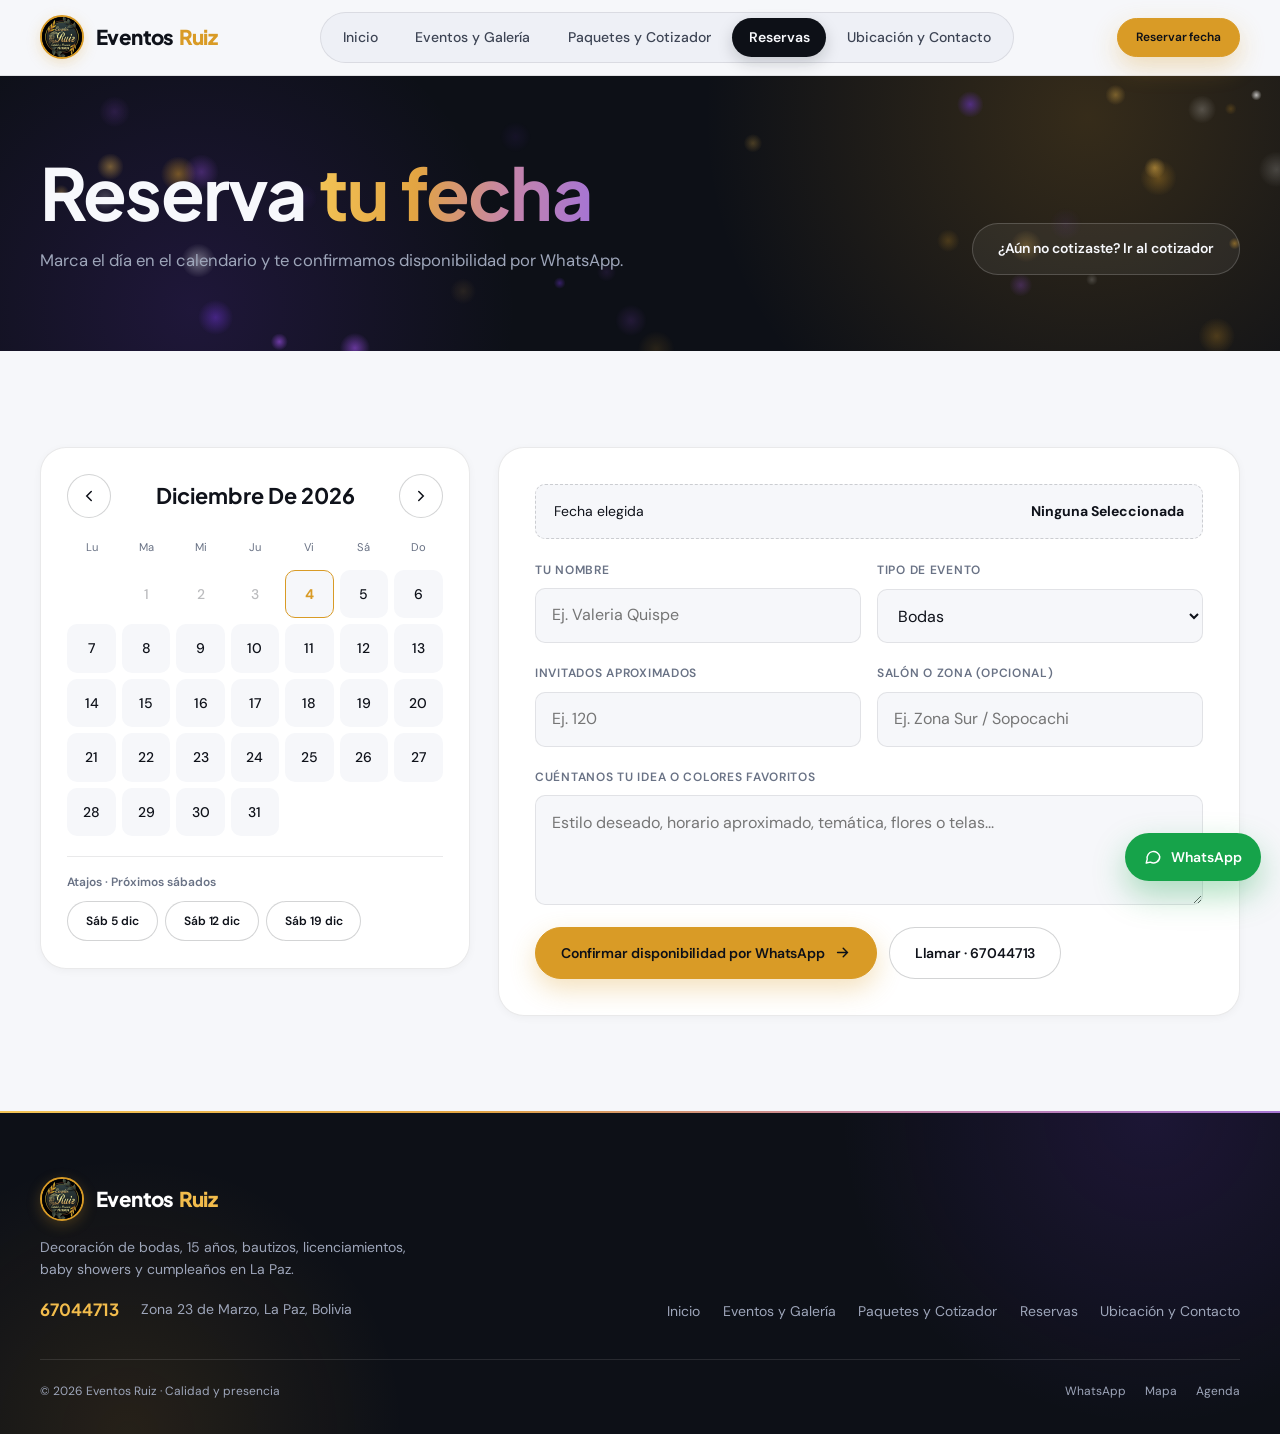
<file: reservas.html>
<!doctype html>
<html lang="es">
    <head>
        <meta charset="utf-8" />
        <meta
            name="viewport"
            content="width=device-width, initial-scale=1, viewport-fit=cover"
        />
        <title>
            Reservar Decoración de Eventos en La Paz, Bolivia | Eventos Ruiz
        </title>
        <meta
            name="description"
            content="Consulta disponibilidad y reserva la fecha de decoración para tu boda, 15 años, bautizo, licenciamiento o baby shower en La Paz, Bolivia con Eventos Ruiz."
        />
        <meta
            name="keywords"
            content="reservar decoración de eventos La Paz, agenda bodas La Paz Bolivia, reservar decoración 15 años, Eventos Ruiz reservas WhatsApp"
        />
        <meta name="robots" content="index, follow" />
        <meta name="theme-color" content="#0d1017" />
        <link
            rel="canonical"
            href="https://berfasto.github.io/Eventos-ruiz/reservas.html"
        />
        <meta property="og:type" content="website" />
        <meta property="og:locale" content="es_BO" />
        <meta
            property="og:title"
            content="Reserva tu Fecha — Eventos Ruiz · La Paz, Bolivia"
        />
        <meta
            property="og:description"
            content="Elige la fecha en nuestro calendario interactivo y confirma disponibilidad inmediata por WhatsApp."
        />
        <meta
            property="og:url"
            content="https://berfasto.github.io/Eventos-ruiz/reservas.html"
        />
        <meta
            property="og:image"
            content="https://berfasto.github.io/Eventos-ruiz/assets/IMG/6.jpeg"
        />
        <link rel="icon" type="image/jpeg" href="assets/IMG/Logo.jpg" />
        <link rel="manifest" href="site.webmanifest" />

        <script type="application/ld+json">
            {
                "@context": "https://schema.org",
                "@type": "WebPage",
                "name": "Reservas de Decoración de Eventos — Eventos Ruiz La Paz",
                "url": "https://berfasto.github.io/Eventos-ruiz/reservas.html",
                "potentialAction": {
                    "@type": "ReserveAction",
                    "target": "https://berfasto.github.io/Eventos-ruiz/reservas.html",
                    "object": {
                        "@type": "Service",
                        "name": "Decoración integral de eventos en La Paz, Bolivia"
                    }
                }
            }
        </script>

        <link rel="preconnect" href="https://fonts.googleapis.com" />
        <link rel="preconnect" href="https://fonts.gstatic.com" crossorigin />
        <link
            href="https://fonts.googleapis.com/css2?family=DM+Sans:wght@400;500;600;700&family=Plus+Jakarta+Sans:wght@500;600;700;800&display=swap"
            rel="stylesheet"
        />

        <link rel="stylesheet" href="assets/css/tokens.css?v=3" />
        <link rel="stylesheet" href="assets/css/base.css?v=3" />
        <link rel="stylesheet" href="assets/css/shell.css?v=3" />
        <link rel="stylesheet" href="assets/css/components.css?v=3" />
        <link rel="stylesheet" href="assets/css/pages.css?v=3" />
    </head>
    <body data-page="reservas">
        <header id="appHeader"></header>

        <main>
            <section class="page-hero">
                <canvas
                    class="hero-bokeh"
                    id="heroBokeh"
                    aria-hidden="true"
                ></canvas>
                <div class="container page-hero__inner">
                    <div class="page-hero__copy" data-reveal="blur">
                        <h1 class="heading-xl">
                            Reserva <span class="text-gradient">tu fecha</span>
                        </h1>
                        <p class="lead">
                            Marca el día en el calendario y te confirmamos
                            disponibilidad por WhatsApp.
                        </p>
                    </div>
                    <a class="btn btn--ghost-dark" href="cotizador.html">
                        ¿Aún no cotizaste? Ir al cotizador
                    </a>
                </div>
            </section>

            <section class="section">
                <div class="container">
                    <div class="booking-studio">
                        <div class="card cal-box" data-reveal="up">
                            <div class="cal-head">
                                <button
                                    type="button"
                                    class="icon-circle"
                                    id="calPrev"
                                    aria-label="Mes anterior"
                                >
                                    <svg
                                        viewBox="0 0 24 24"
                                        fill="none"
                                        stroke="currentColor"
                                        stroke-width="2"
                                        stroke-linecap="round"
                                    >
                                        <path d="M15 18 9 12l6-6" />
                                    </svg>
                                </button>
                                <strong
                                    class="cal-month"
                                    id="calMonth"
                                ></strong>
                                <button
                                    type="button"
                                    class="icon-circle"
                                    id="calNext"
                                    aria-label="Mes siguiente"
                                >
                                    <svg
                                        viewBox="0 0 24 24"
                                        fill="none"
                                        stroke="currentColor"
                                        stroke-width="2"
                                        stroke-linecap="round"
                                    >
                                        <path d="m9 18 6-6-6-6" />
                                    </svg>
                                </button>
                            </div>

                            <div class="cal-grid" id="calGrid"></div>

                            <div class="cal-quick">
                                <span class="cal-quick__label">
                                    Atajos · Próximos sábados
                                </span>
                                <div
                                    class="cal-quick__chips"
                                    id="quickSaturdays"
                                ></div>
                            </div>
                        </div>

                        <div class="booking-right">
                            <div
                                class="imported-quote"
                                id="importedQuoteBox"
                                hidden
                            ></div>

                            <div
                                class="card booking-form-card"
                                data-reveal="left"
                            >
                                <div class="date-banner" id="dateBanner">
                                    <span>Fecha elegida</span>
                                    <strong id="selectedDateText">
                                        Ninguna seleccionada
                                    </strong>
                                </div>

                                <div class="form-row-2">
                                    <label class="field">
                                        <span class="field__label"
                                            >Tu nombre</span
                                        >
                                        <input
                                            class="input"
                                            id="bookName"
                                            type="text"
                                            autocomplete="name"
                                            placeholder="Ej. Valeria Quispe"
                                        />
                                    </label>

                                    <label class="field">
                                        <span class="field__label">
                                            Tipo de evento
                                        </span>
                                        <select
                                            class="select"
                                            id="bookType"
                                        ></select>
                                    </label>
                                </div>

                                <div class="form-row-2">
                                    <label class="field">
                                        <span class="field__label">
                                            Invitados aproximados
                                        </span>
                                        <input
                                            class="input"
                                            id="bookGuests"
                                            type="number"
                                            min="10"
                                            max="600"
                                            step="5"
                                            placeholder="Ej. 120"
                                        />
                                    </label>

                                    <label class="field">
                                        <span class="field__label">
                                            Salón o zona (opcional)
                                        </span>
                                        <input
                                            class="input"
                                            id="bookVenue"
                                            type="text"
                                            placeholder="Ej. Zona Sur / Sopocachi"
                                        />
                                    </label>
                                </div>

                                <label class="field">
                                    <span class="field__label">
                                        Cuéntanos tu idea o colores favoritos
                                    </span>
                                    <textarea
                                        class="textarea"
                                        id="bookNotes"
                                        placeholder="Estilo deseado, horario aproximado, temática, flores o telas..."
                                    ></textarea>
                                </label>

                                <div
                                    style="
                                        display: flex;
                                        flex-wrap: wrap;
                                        gap: 0.75rem;
                                        align-items: center;
                                    "
                                >
                                    <button
                                        type="button"
                                        class="btn btn--gold"
                                        id="bookSubmit"
                                    >
                                        Confirmar disponibilidad por WhatsApp
                                        <svg
                                            class="arrow-move"
                                            viewBox="0 0 24 24"
                                            fill="none"
                                            stroke="currentColor"
                                            stroke-width="2"
                                            stroke-linecap="round"
                                        >
                                            <path d="M5 12h14m-6 6 6-6-6-6" />
                                        </svg>
                                    </button>
                                    <a class="btn" href="tel:+59167044713">
                                        Llamar · 67044713
                                    </a>
                                </div>
                            </div>
                        </div>
                    </div>
                </div>
            </section>
        </main>

        <footer id="appFooter"></footer>

        <script src="assets/js/core/data.js" defer></script>
        <script src="assets/js/core/utils.js" defer></script>
        <script src="assets/js/core/shell.js" defer></script>
        <script src="assets/js/core/motion.js" defer></script>
        <script src="assets/js/pages/reservas.js" defer></script>
    </body>
</html>
</file>
<file: assets/css/tokens.css>
:root {
    color-scheme: light;

    --font-display: "Plus Jakarta Sans", system-ui, -apple-system, sans-serif;
    --font-sans: "DM Sans", system-ui, -apple-system, "Segoe UI", sans-serif;
    --font-mono: "DM Sans", system-ui, -apple-system, sans-serif;

    --text-xs: 0.75rem;
    --text-sm: 0.875rem;
    --text-base: 1rem;
    --text-lg: 1.125rem;
    --text-xl: clamp(1.25rem, 1.8vw, 1.5rem);
    --text-2xl: clamp(1.75rem, 2.8vw, 2.4rem);
    --text-3xl: clamp(2.15rem, 4vw, 3.35rem);
    --text-hero: clamp(2.75rem, 5.6vw, 4.9rem);

    --bg: #f6f7fa;
    --bg-pure: #ffffff;
    --bg-subtle: #eef0f6;
    --bg-dark: #0d1017;
    --bg-dark-elev: #151a26;
    --bg-dark-card: #1b2232;

    --ink: #0f121a;
    --ink-soft: #3d4454;
    --ink-muted: #697285;
    --ink-on-dark: #f7f8fc;
    --ink-on-dark-muted: #9ea6ba;

    --gold: #d99b26;
    --gold-bright: #f2bc4c;
    --gold-soft: rgba(217, 155, 38, 0.14);
    --purple: #8b5cf6;
    --purple-bright: #c084fc;
    --purple-soft: rgba(139, 92, 246, 0.14);
    --grad-accent: linear-gradient(
        95deg,
        #f3c456 0%,
        #e2a442 36%,
        #c685a8 68%,
        #a474d6 100%
    );
    --brand-accent: #d99b26;
    --brand-accent-soft: rgba(217, 155, 38, 0.14);

    --cat-bodas: #d99b26;
    --cat-xv: #7c3aed;
    --cat-bautizos: #0284c7;
    --cat-licenciamientos: #059669;
    --cat-baby: #e11d48;
    --cat-cumple: #ea580c;
    --cat-corp: #3b5bdb;

    --border: rgba(15, 18, 26, 0.09);
    --border-strong: rgba(15, 18, 26, 0.18);
    --border-dark: rgba(255, 255, 255, 0.11);
    --shadow-xs: 0 2px 8px rgba(15, 18, 26, 0.04);
    --shadow-sm: 0 10px 30px rgba(15, 18, 26, 0.07);
    --shadow-lg: 0 26px 65px rgba(15, 18, 26, 0.13);
    --shadow-dark: 0 30px 70px rgba(0, 0, 0, 0.45);

    --container: 1240px;
    --gutter: clamp(1.15rem, 3.8vw, 2.5rem);
    --section-py: clamp(4rem, 7.5vw, 6.5rem);
    --nav-h: 76px;

    --r-sm: 10px;
    --r-md: 18px;
    --r-lg: 26px;
    --r-xl: 34px;
    --r-pill: 999px;

    --ease-expo: cubic-bezier(0.16, 1, 0.3, 1);
    --ease-spring: cubic-bezier(0.34, 1.56, 0.64, 1);
    --t-fast: 180ms;
    --t-base: 360ms;
    --t-slow: 720ms;

    --z-nav: 50;
    --z-fab: 60;
    --z-drawer: 80;
    --z-lightbox: 95;
    --z-curtain: 110;
    --z-toast: 120;
}
</file>
<file: assets/css/base.css>
@view-transition {
    navigation: auto;
}

::view-transition-old(root),
::view-transition-new(root) {
    animation-duration: 220ms;
    animation-timing-function: cubic-bezier(0.16, 1, 0.3, 1);
}

*,
*::before,
*::after {
    box-sizing: border-box;
}

html {
    background: var(--bg);
    scroll-behavior: smooth;
    scroll-padding-top: calc(var(--nav-h) + 20px);
    -webkit-text-size-adjust: 100%;
}

body {
    margin: 0;
    min-height: 100vh;
    background: var(--bg);
    color: var(--ink);
    font-family: var(--font-sans);
    font-size: var(--text-base);
    line-height: 1.62;
    -webkit-font-smoothing: antialiased;
    -moz-osx-font-smoothing: grayscale;
    overflow-x: hidden;
}

img,
picture,
svg {
    display: block;
    max-width: 100%;
}

a {
    color: inherit;
    text-decoration: none;
}

button,
input,
select,
textarea {
    font: inherit;
    color: inherit;
}

button {
    cursor: pointer;
    background: none;
    border: 0;
    padding: 0;
}

ul,
ol {
    margin: 0;
    padding: 0;
    list-style: none;
}

h1,
h2,
h3,
h4,
p,
figure {
    margin: 0;
}

[hidden] {
    display: none !important;
}

:focus-visible {
    outline: 2px solid var(--gold);
    outline-offset: 3px;
    border-radius: 4px;
}

::selection {
    background: var(--ink);
    color: var(--gold-bright);
}

.container {
    width: min(var(--container), 100% - var(--gutter) * 2);
    margin-inline: auto;
}

.section {
    position: relative;
    padding-block: var(--section-py);
}

.section--white {
    background: var(--bg-pure);
}

.section--dark {
    background: var(--bg-dark);
    color: var(--ink-on-dark);
}

.kicker {
    display: inline-flex;
    align-items: center;
    gap: 0.55rem;
    padding: 0.36rem 0.85rem;
    border-radius: var(--r-pill);
    background: var(--brand-accent-soft);
    color: var(--brand-accent);
    font-family: var(--font-mono);
    font-size: 0.72rem;
    font-weight: 600;
    letter-spacing: 0.08em;
    text-transform: uppercase;
}

.kicker__dot {
    width: 7px;
    height: 7px;
    border-radius: 50%;
    background: currentColor;
    animation: pulseDot 2.2s ease-in-out infinite;
}

@keyframes pulseDot {
    0%,
    100% {
        transform: scale(1);
        opacity: 1;
    }
    50% {
        transform: scale(1.45);
        opacity: 0.55;
    }
}

.heading-xl {
    font-family: var(--font-display);
    font-size: var(--text-hero);
    font-weight: 700;
    line-height: 1.12;
    letter-spacing: -0.025em;
}

.heading-lg {
    font-family: var(--font-display);
    font-size: var(--text-3xl);
    font-weight: 700;
    line-height: 1.14;
    letter-spacing: -0.02em;
}

.heading-md {
    font-family: var(--font-display);
    font-size: var(--text-2xl);
    font-weight: 700;
    line-height: 1.18;
    letter-spacing: -0.02em;
}

.text-gradient {
    display: inline;
    padding-block: 0.08em;
    padding-inline: 0.02em;
    background: var(--grad-accent);
    -webkit-background-clip: text;
    background-clip: text;
    -webkit-box-decoration-break: clone;
    box-decoration-break: clone;
    color: transparent;
}

.lead {
    color: var(--ink-muted);
    font-size: clamp(0.98rem, 1.3vw, 1.12rem);
    max-width: 56ch;
    line-height: 1.68;
}

.section--dark .lead {
    color: var(--ink-on-dark-muted);
}

.mono {
    font-family: var(--font-mono);
    font-variant-numeric: tabular-nums;
}

.section-header {
    display: flex;
    align-items: flex-end;
    justify-content: space-between;
    gap: 1.5rem 2.5rem;
    flex-wrap: wrap;
    margin-bottom: clamp(2rem, 4vw, 3.25rem);
}

.section-header__copy {
    display: grid;
    gap: 0.85rem;
    justify-items: start;
}

.scroll-bar {
    position: fixed;
    top: 0;
    left: 0;
    width: 100%;
    height: 3px;
    transform-origin: left center;
    transform: scaleX(0);
    background: var(--grad-accent);
    z-index: calc(var(--z-nav) + 10);
    pointer-events: none;
}

.page-curtain {
    position: fixed;
    inset: 0;
    z-index: var(--z-curtain);
    background: var(--bg-dark);
    pointer-events: none;
    opacity: 0;
    transition: opacity 280ms var(--ease-expo);
}

.page-curtain.is-active {
    opacity: 1;
    pointer-events: auto;
}

[data-reveal] {
    opacity: 0;
    will-change: transform, opacity;
    transition:
        opacity var(--t-slow) var(--ease-expo),
        transform var(--t-slow) var(--ease-expo);
    transition-delay: var(--delay, 0ms);
}

[data-reveal="up"] {
    transform: translateY(28px);
}

[data-reveal="down"] {
    transform: translateY(-22px);
}

[data-reveal="left"] {
    transform: translateX(30px);
}

[data-reveal="right"] {
    transform: translateX(-30px);
}

[data-reveal="scale"] {
    transform: scale(0.95) translateY(14px);
}

[data-reveal="clip"] {
    will-change: transform, opacity, clip-path;
    clip-path: inset(10% 0 0 0 round var(--r-lg));
    transform: scale(1.03);
    transition:
        opacity var(--t-slow) var(--ease-expo),
        transform var(--t-slow) var(--ease-expo),
        clip-path 850ms var(--ease-expo);
}

[data-reveal].is-in {
    opacity: 1;
    transform: none;
}

[data-reveal="clip"].is-in {
    clip-path: inset(0 0 0 0 round var(--r-lg));
}

.marquee {
    position: relative;
    overflow: hidden;
    background: var(--bg-dark);
    color: var(--ink-on-dark);
    border-block: 1px solid var(--border-dark);
    padding-block: 1.05rem;
}

.marquee__track {
    display: flex;
    width: max-content;
    gap: 2.25rem;
    animation: marqueeScroll 32s linear infinite;
}

.marquee:hover .marquee__track {
    animation-play-state: paused;
}

.marquee__item {
    display: inline-flex;
    align-items: center;
    gap: 2.25rem;
    font-family: var(--font-display);
    font-size: clamp(1rem, 1.5vw, 1.2rem);
    font-weight: 600;
    letter-spacing: 0.04em;
    text-transform: uppercase;
    white-space: nowrap;
}

.marquee__item::after {
    content: "";
    width: 7px;
    height: 7px;
    border-radius: 50%;
    background: var(--gold-bright);
}

@keyframes marqueeScroll {
    from {
        transform: translateX(0);
    }
    to {
        transform: translateX(-50%);
    }
}

@media (prefers-reduced-motion: reduce) {
    html {
        scroll-behavior: auto;
    }

    *,
    *::before,
    *::after {
        animation-duration: 0.01ms !important;
        animation-iteration-count: 1 !important;
        transition-duration: 0.01ms !important;
    }

    [data-reveal] {
        opacity: 1 !important;
        transform: none !important;
        clip-path: none !important;
    }
}
</file>
<file: assets/css/shell.css>
#appHeader,
.site-nav {
    position: sticky;
    top: 0;
    z-index: var(--z-nav);
    min-height: var(--nav-h);
    height: var(--nav-h);
    display: flex;
    align-items: center;
    background: rgba(246, 247, 250, 0.92);
    backdrop-filter: blur(18px);
    -webkit-backdrop-filter: blur(18px);
    border-bottom: 1px solid var(--border);
    transition: box-shadow var(--t-base) var(--ease-expo), background-color var(--t-base);
    view-transition-name: site-header;
}

.site-nav.is-scrolled {
    background: rgba(255, 255, 255, 0.94);
    box-shadow: var(--shadow-sm);
}

.nav__inner {
    display: flex;
    align-items: center;
    justify-content: space-between;
    gap: 1rem;
}

.nav-brand {
    display: inline-flex;
    align-items: center;
    gap: 0.75rem;
    flex-shrink: 0;
}

.nav-brand__badge {
    width: 44px;
    height: 44px;
    border-radius: 50%;
    overflow: hidden;
    background: #0b0d12;
    border: 2px solid var(--gold);
    box-shadow: 0 4px 14px rgba(217, 155, 38, 0.25);
    transition: transform var(--t-base) var(--ease-spring);
}

.nav-brand:hover .nav-brand__badge {
    transform: rotate(-8deg) scale(1.06);
}

.nav-brand__badge img {
    width: 100%;
    height: 100%;
    object-fit: cover;
}

.nav-brand__title {
    display: inline-flex;
    align-items: baseline;
    gap: 0.3rem;
    font-family: var(--font-display);
    font-size: 1.28rem;
    font-weight: 800;
    letter-spacing: -0.03em;
    line-height: 1;
    color: #0f121a;
}

.nav-brand__title b {
    font-weight: 800;
    color: #d99b26;
}

.site-footer .nav-brand__title,
.mobile-menu .nav-brand__title {
    color: #ffffff;
}

.site-footer .nav-brand__title b,
.mobile-menu .nav-brand__title b {
    color: #f2bc4c;
}

.nav-brand__sub {
    display: block;
    font-size: 0.72rem;
    color: var(--ink-muted);
    font-weight: 500;
}

.nav-tabs {
    display: flex;
    align-items: center;
    gap: 0.25rem;
    padding: 0.3rem;
    border-radius: var(--r-pill);
    background: var(--bg-subtle);
    border: 1px solid var(--border);
}

.nav-tab {
    padding: 0.5rem 1.05rem;
    border-radius: var(--r-pill);
    font-size: var(--text-sm);
    font-weight: 500;
    color: var(--ink-soft);
    white-space: nowrap;
    transition:
        background-color var(--t-base) var(--ease-expo),
        color var(--t-fast),
        transform var(--t-fast);
}

.nav-tab:hover {
    color: var(--ink);
    background: rgba(255, 255, 255, 0.7);
}

.nav-tab.is-active {
    background: var(--bg-dark);
    color: var(--ink-on-dark);
    font-weight: 600;
    box-shadow: 0 6px 16px rgba(13, 16, 23, 0.18);
}

.nav-actions {
    display: flex;
    align-items: center;
    gap: 0.6rem;
}

.nav-burger {
    display: none;
    width: 44px;
    height: 44px;
    border-radius: 50%;
    border: 1px solid var(--border-strong);
    background: var(--bg-pure);
    align-items: center;
    justify-content: center;
}

.mobile-menu {
    position: fixed;
    inset: 0;
    z-index: var(--z-drawer);
    background: var(--bg-dark);
    color: var(--ink-on-dark);
    padding: 1.5rem var(--gutter) 2rem;
    display: flex;
    flex-direction: column;
    justify-content: space-between;
    opacity: 0;
    transform: translateY(-16px);
    transition:
        opacity var(--t-base) var(--ease-expo),
        transform var(--t-base) var(--ease-expo);
}

.mobile-menu.is-open {
    opacity: 1;
    transform: translateY(0);
}

.mobile-menu__head {
    display: flex;
    align-items: center;
    justify-content: space-between;
}

.mobile-menu__links {
    display: grid;
    gap: 0.45rem;
}

.mobile-menu__link {
    display: flex;
    align-items: center;
    justify-content: space-between;
    padding: 0.85rem 1.1rem;
    border-radius: var(--r-md);
    font-family: var(--font-display);
    font-size: clamp(1.5rem, 6vw, 2.15rem);
    font-weight: 700;
    letter-spacing: -0.02em;
    color: var(--ink-on-dark);
    border: 1px solid transparent;
    transition: background-color var(--t-fast), border-color var(--t-fast), transform var(--t-fast);
}

.mobile-menu__link span {
    font-family: var(--font-mono);
    font-size: var(--text-xs);
    color: var(--gold-bright);
}

.mobile-menu__link.is-active,
.mobile-menu__link:hover {
    background: var(--bg-dark-card);
    border-color: var(--border-dark);
    transform: translateX(6px);
}

.mobile-menu__foot {
    display: grid;
    gap: 0.7rem;
    padding-top: 1.2rem;
    border-top: 1px solid var(--border-dark);
}

.site-footer {
    position: relative;
    background:
        radial-gradient(520px circle at 90% 0%, rgba(124, 58, 237, 0.14), transparent 60%),
        radial-gradient(460px circle at 10% 100%, rgba(217, 155, 38, 0.12), transparent 60%),
        var(--bg-dark);
    color: var(--ink-on-dark);
    padding-block: clamp(2.8rem, 5vw, 4rem) 2rem;
    border-top: 2px solid transparent;
    border-image: var(--grad-accent) 1;
}

.footer__main {
    display: flex;
    align-items: flex-end;
    justify-content: space-between;
    gap: 2rem;
    flex-wrap: wrap;
    padding-bottom: 2.25rem;
    border-bottom: 1px solid var(--border-dark);
}

.footer__brand-block {
    display: grid;
    gap: 0.9rem;
}

.footer__tagline {
    font-size: var(--text-sm);
    color: var(--ink-on-dark-muted);
    max-width: 38ch;
}

.footer__contact-row {
    display: flex;
    flex-wrap: wrap;
    align-items: center;
    gap: 0.65rem 1.4rem;
    font-size: var(--text-sm);
}

.footer__phone {
    font-family: var(--font-display);
    font-weight: 700;
    font-size: 1.05rem;
    color: var(--gold-bright);
}

.footer__nav {
    display: flex;
    flex-wrap: wrap;
    gap: 0.45rem 1.4rem;
    font-size: var(--text-sm);
    color: var(--ink-on-dark-muted);
}

.footer__nav a {
    transition: color var(--t-fast);
}

.footer__nav a:hover {
    color: var(--gold-bright);
}

.footer__bottom {
    display: flex;
    align-items: center;
    justify-content: space-between;
    gap: 1rem;
    flex-wrap: wrap;
    padding-top: 1.4rem;
    font-size: var(--text-xs);
    color: var(--ink-on-dark-muted);
}

.footer__bottom-links {
    display: flex;
    gap: 1.2rem;
}

.footer__bottom-links a:hover {
    color: var(--ink-on-dark);
}

.fab-dock {
    position: fixed;
    right: 1.2rem;
    bottom: 1.2rem;
    z-index: var(--z-fab);
    display: flex;
    align-items: center;
    gap: 0.55rem;
}

.fab-top {
    width: 46px;
    height: 46px;
    border-radius: 50%;
    background: var(--bg-pure);
    color: var(--ink);
    border: 1px solid var(--border-strong);
    box-shadow: var(--shadow-sm);
    display: grid;
    place-items: center;
    opacity: 0;
    transform: translateY(14px);
    pointer-events: none;
    transition: opacity var(--t-base), transform var(--t-base) var(--ease-expo);
}

.fab-top.is-visible {
    opacity: 1;
    transform: translateY(0);
    pointer-events: auto;
}

.fab-top:hover {
    background: var(--bg-dark);
    color: var(--ink-on-dark);
}

.fab-wa {
    display: inline-flex;
    align-items: center;
    gap: 0.55rem;
    padding: 0.78rem 1.2rem;
    border-radius: var(--r-pill);
    background: #16a34a;
    color: #ffffff;
    font-size: var(--text-sm);
    font-weight: 600;
    box-shadow: 0 14px 32px rgba(22, 163, 74, 0.34);
    transition: transform var(--t-base) var(--ease-spring), background-color var(--t-fast);
}

.fab-wa:hover {
    background: #15803d;
    transform: translateY(-3px) scale(1.02);
}

.fab-wa svg {
    width: 18px;
    height: 18px;
}

.toast {
    position: fixed;
    left: 50%;
    bottom: 1.5rem;
    transform: translate(-50%, 24px);
    z-index: var(--z-toast);
    padding: 0.85rem 1.4rem;
    border-radius: var(--r-pill);
    background: var(--bg-dark);
    color: var(--ink-on-dark);
    border: 1px solid rgba(255, 255, 255, 0.14);
    box-shadow: var(--shadow-dark);
    font-size: var(--text-sm);
    font-weight: 500;
    opacity: 0;
    pointer-events: none;
    transition:
        opacity var(--t-base) var(--ease-expo),
        transform var(--t-base) var(--ease-expo);
}

.toast.is-visible {
    opacity: 1;
    transform: translate(-50%, 0);
}

@media (max-width: 1020px) {
    .nav-tabs,
    .nav-actions .btn {
        display: none;
    }

    .nav-burger {
        display: inline-flex;
    }

    .footer__top {
        grid-template-columns: 1fr 1fr;
    }
}

@media (max-width: 640px) {
    .footer__top {
        grid-template-columns: 1fr;
    }

    .fab-wa span {
        display: none;
    }

    .fab-wa {
        width: 50px;
        height: 50px;
        padding: 0;
        justify-content: center;
    }
}
</file>
<file: assets/css/components.css>
.btn {
    position: relative;
    display: inline-flex;
    align-items: center;
    justify-content: center;
    gap: 0.55rem;
    padding: 0.85rem 1.55rem;
    border-radius: var(--r-pill);
    border: 1px solid var(--border-strong);
    background: var(--bg-pure);
    color: var(--ink);
    font-size: var(--text-sm);
    font-weight: 600;
    letter-spacing: -0.005em;
    transition:
        transform var(--t-base) var(--ease-expo),
        background-color var(--t-fast),
        border-color var(--t-fast),
        color var(--t-fast),
        box-shadow var(--t-base) var(--ease-expo);
}

.btn svg {
    width: 17px;
    height: 17px;
    flex-shrink: 0;
    transition: transform var(--t-base) var(--ease-expo);
}

.btn:hover {
    transform: translateY(-2px);
    box-shadow: var(--shadow-sm);
    border-color: var(--ink);
}

.btn:hover svg.arrow-move {
    transform: translateX(4px);
}

.btn:active {
    transform: translateY(0) scale(0.98);
}

.btn--dark {
    background: var(--bg-dark);
    border-color: var(--bg-dark);
    color: var(--ink-on-dark);
}

.btn--dark:hover {
    background: #1d2333;
    border-color: #1d2333;
    box-shadow: 0 14px 32px rgba(13, 16, 23, 0.26);
}

.btn--gold {
    background: var(--gold);
    border-color: var(--gold);
    color: #0d1017;
    box-shadow: 0 10px 26px rgba(217, 155, 38, 0.3);
}

.btn--gold:hover {
    background: var(--gold-bright);
    border-color: var(--gold-bright);
    box-shadow: 0 16px 36px rgba(217, 155, 38, 0.4);
}

.btn--ghost-dark {
    background: rgba(255, 255, 255, 0.06);
    border-color: rgba(255, 255, 255, 0.18);
    color: var(--ink-on-dark);
}

.btn--ghost-dark:hover {
    background: rgba(255, 255, 255, 0.14);
    border-color: rgba(255, 255, 255, 0.36);
}

.btn--sm {
    padding: 0.58rem 1.12rem;
    font-size: var(--text-xs);
}

.btn--full {
    width: 100%;
}

.icon-circle {
    width: 44px;
    height: 44px;
    border-radius: 50%;
    border: 1px solid var(--border-strong);
    background: var(--bg-pure);
    color: var(--ink);
    display: inline-flex;
    align-items: center;
    justify-content: center;
    transition:
        transform var(--t-base) var(--ease-spring),
        background-color var(--t-fast),
        border-color var(--t-fast);
}

.icon-circle:hover {
    transform: scale(1.08);
    border-color: var(--ink);
    background: var(--bg-dark);
    color: var(--ink-on-dark);
}

.icon-circle svg {
    width: 18px;
    height: 18px;
}

.card {
    position: relative;
    background: var(--bg-pure);
    border: 1px solid var(--border);
    border-radius: var(--r-lg);
    box-shadow: var(--shadow-xs);
    overflow: hidden;
    transition:
        transform var(--t-base) var(--ease-expo),
        border-color var(--t-base),
        box-shadow var(--t-base) var(--ease-expo);
}

.card[data-spotlight]::before {
    content: "";
    position: absolute;
    inset: 0;
    pointer-events: none;
    opacity: 0;
    background: radial-gradient(
        320px circle at var(--sx, 50%) var(--sy, 50%),
        rgba(217, 155, 38, 0.14),
        rgba(124, 58, 237, 0.07) 42%,
        transparent 68%
    );
    transition: opacity var(--t-base);
}

.card[data-spotlight]:hover::before {
    opacity: 1;
}

.card:hover {
    border-color: var(--border-strong);
    box-shadow: var(--shadow-sm);
}

.card--dark {
    background: var(--bg-dark-elev);
    border-color: var(--border-dark);
    color: var(--ink-on-dark);
}

.card--dark:hover {
    border-color: rgba(242, 188, 76, 0.45);
}

.pills {
    display: flex;
    flex-wrap: wrap;
    gap: 0.5rem;
}

.pill {
    display: inline-flex;
    align-items: center;
    gap: 0.45rem;
    padding: 0.55rem 1.15rem;
    border-radius: var(--r-pill);
    border: 1px solid var(--border);
    background: var(--bg-pure);
    color: var(--ink-soft);
    font-size: var(--text-sm);
    font-weight: 500;
    transition:
        background-color var(--t-base) var(--ease-expo),
        color var(--t-fast),
        border-color var(--t-fast),
        transform var(--t-fast);
}

.pill__dot {
    width: 8px;
    height: 8px;
    border-radius: 50%;
    background: var(--pill-color, var(--gold));
}

.pill:hover {
    border-color: var(--ink);
    color: var(--ink);
    transform: translateY(-1px);
}

.pill.is-active {
    background: var(--bg-dark);
    border-color: var(--bg-dark);
    color: #ffffff;
    font-weight: 600;
    box-shadow: 0 8px 20px rgba(15, 18, 26, 0.16);
}

.pill.is-active .pill__dot {
    background: var(--gold-bright);
}

.field {
    display: grid;
    gap: 0.48rem;
}

.field__label {
    display: flex;
    align-items: center;
    justify-content: space-between;
    font-size: var(--text-xs);
    font-weight: 600;
    letter-spacing: 0.06em;
    text-transform: uppercase;
    color: var(--ink-muted);
}

.input,
.select,
.textarea {
    width: 100%;
    padding: 0.85rem 1rem;
    border-radius: var(--r-sm);
    border: 1.5px solid var(--border);
    background: var(--bg);
    color: var(--ink);
    font-size: var(--text-base);
    transition:
        border-color var(--t-fast),
        background-color var(--t-fast),
        box-shadow var(--t-fast);
}

.input:hover,
.select:hover,
.textarea:hover {
    border-color: var(--border-strong);
}

.input:focus,
.select:focus,
.textarea:focus {
    outline: none;
    background: var(--bg-pure);
    border-color: var(--bg-dark);
    box-shadow: 0 0 0 4px rgba(15, 18, 26, 0.07);
}

.textarea {
    resize: vertical;
    min-height: 110px;
}

.slider {
    -webkit-appearance: none;
    appearance: none;
    width: 100%;
    height: 8px;
    border-radius: var(--r-pill);
    background: linear-gradient(
        90deg,
        var(--bg-dark) var(--fill, 20%),
        var(--bg-subtle) var(--fill, 20%)
    );
    cursor: pointer;
}

.slider::-webkit-slider-thumb {
    -webkit-appearance: none;
    width: 24px;
    height: 24px;
    border-radius: 50%;
    background: var(--gold);
    border: 3px solid var(--bg-dark);
    box-shadow: 0 4px 12px rgba(15, 18, 26, 0.25);
    transition: transform var(--t-fast) var(--ease-spring);
}

.slider::-webkit-slider-thumb:hover {
    transform: scale(1.16);
}

.slider::-moz-range-thumb {
    width: 24px;
    height: 24px;
    border-radius: 50%;
    background: var(--gold);
    border: 3px solid var(--bg-dark);
    box-shadow: 0 4px 12px rgba(15, 18, 26, 0.25);
}

.lightbox {
    position: fixed;
    inset: 0;
    z-index: var(--z-lightbox);
    background: rgba(9, 11, 17, 0.94);
    backdrop-filter: blur(18px);
    display: grid;
    place-items: center;
    padding: clamp(1rem, 3vw, 2.5rem);
    opacity: 0;
    transition: opacity var(--t-base) var(--ease-expo);
}

.lightbox.is-open {
    opacity: 1;
}

.lightbox__box {
    width: min(960px, 100%);
    display: grid;
    gap: 1.25rem;
    transform: scale(0.95);
    transition: transform var(--t-base) var(--ease-expo);
}

.lightbox.is-open .lightbox__box {
    transform: scale(1);
}

.lightbox__media {
    position: relative;
    border-radius: var(--r-lg);
    overflow: hidden;
    background: #07090e;
    border: 1px solid rgba(255, 255, 255, 0.1);
    display: grid;
    place-items: center;
    max-height: 70vh;
}

.lightbox__img {
    max-height: 70vh;
    width: auto;
    max-width: 100%;
    object-fit: contain;
    transition: opacity 220ms ease;
}

.lightbox__bar {
    display: flex;
    align-items: center;
    justify-content: space-between;
    gap: 1rem;
    flex-wrap: wrap;
    color: var(--ink-on-dark);
}

.lightbox__title {
    font-family: var(--font-display);
    font-size: clamp(1.35rem, 2.5vw, 1.9rem);
    font-weight: 700;
}

.lightbox__desc {
    color: var(--ink-on-dark-muted);
    font-size: var(--text-sm);
    margin-top: 0.2rem;
}

.lightbox__actions {
    display: flex;
    gap: 0.55rem;
    flex-wrap: wrap;
}

.lightbox__ctrl {
    position: fixed;
    background: rgba(21, 26, 38, 0.9);
    color: var(--ink-on-dark);
    border-color: rgba(255, 255, 255, 0.18);
}

.lightbox__ctrl:hover {
    background: var(--gold);
    color: #0d1017;
    border-color: var(--gold);
}

.lightbox__close {
    top: 1.25rem;
    right: 1.25rem;
}

.lightbox__prev {
    top: 50%;
    left: 1.25rem;
    transform: translateY(-50%);
}

.lightbox__next {
    top: 50%;
    right: 1.25rem;
    transform: translateY(-50%);
}

@media (max-width: 720px) {
    .lightbox__prev,
    .lightbox__next {
        top: auto;
        bottom: 1rem;
        transform: none;
    }

    .lightbox__box {
        padding-bottom: 3rem;
    }
}
</file>
<file: assets/css/pages.css>
.page-hero {
    position: relative;
    background: var(--bg-dark);
    color: var(--ink-on-dark);
    padding-block: clamp(3rem, 6vw, 4.75rem);
    overflow: hidden;
}

.page-hero::before {
    content: "";
    position: absolute;
    inset: 0;
    background:
        radial-gradient(640px circle at 85% 15%, rgba(217, 155, 38, 0.2), transparent 60%),
        radial-gradient(540px circle at 15% 85%, rgba(124, 58, 237, 0.16), transparent 60%);
    pointer-events: none;
}

.page-hero__inner {
    position: relative;
    display: flex;
    align-items: flex-end;
    justify-content: space-between;
    gap: 2rem;
    flex-wrap: wrap;
}

.page-hero__copy {
    display: grid;
    gap: 0.9rem;
    justify-items: start;
    max-width: 680px;
}

.page-hero__copy .lead {
    color: var(--ink-on-dark-muted);
}

.home-hero {
    position: relative;
    background: var(--bg-dark);
    color: var(--ink-on-dark);
    padding-block: clamp(2.5rem, 5vw, 4.5rem) clamp(3.5rem, 6vw, 5.5rem);
    overflow: hidden;
    --hero-accent: #d99b26;
}

.home-hero__glow {
    position: absolute;
    inset: 0;
    pointer-events: none;
    background:
        radial-gradient(680px circle at 76% 34%, rgba(217, 155, 38, 0.24), transparent 62%),
        radial-gradient(580px circle at 14% 82%, rgba(124, 58, 237, 0.22), transparent 60%);
    transition: background 600ms var(--ease-expo);
}

.home-hero__grid {
    position: relative;
    display: grid;
    grid-template-columns: 1.1fr 0.9fr;
    gap: clamp(2rem, 4.5vw, 4rem);
    align-items: center;
}

.home-hero__copy {
    display: grid;
    gap: 1.35rem;
    justify-items: start;
}

.home-hero__copy .lead {
    color: var(--ink-on-dark-muted);
    max-width: 50ch;
}

.hero-switcher {
    display: flex;
    flex-wrap: wrap;
    gap: 0.45rem;
    margin-top: 0.25rem;
}

.hero-chip {
    padding: 0.46rem 0.95rem;
    border-radius: var(--r-pill);
    border: 1px solid rgba(255, 255, 255, 0.16);
    background: rgba(255, 255, 255, 0.05);
    color: var(--ink-on-dark-muted);
    font-size: var(--text-xs);
    font-weight: 600;
    transition: all var(--t-fast) var(--ease-expo);
}

.hero-chip:hover {
    color: var(--ink-on-dark);
    border-color: rgba(255, 255, 255, 0.4);
}

.hero-chip.is-active {
    background: var(--hero-accent);
    border-color: var(--hero-accent);
    color: #0d1017;
    box-shadow: 0 8px 24px color-mix(in srgb, var(--hero-accent) 42%, transparent);
}

.hero-stage {
    position: relative;
    display: grid;
    place-items: center;
    min-height: 460px;
}

.hero-stage__photo {
    position: relative;
    width: 100%;
    aspect-ratio: 4 / 4.6;
    max-height: 520px;
    border-radius: var(--r-xl);
    overflow: hidden;
    border: 1px solid rgba(255, 255, 255, 0.14);
    box-shadow: var(--shadow-dark);
}

.hero-stage__photo img {
    width: 100%;
    height: 100%;
    object-fit: cover;
    transition: opacity 380ms ease, transform 900ms var(--ease-expo);
}

.hero-stage__photo::after {
    content: "";
    position: absolute;
    inset: 0;
    background: linear-gradient(180deg, rgba(13, 16, 23, 0.08) 40%, rgba(13, 16, 23, 0.85) 100%);
}

.hero-stage__meta {
    position: absolute;
    left: 1.4rem;
    right: 1.4rem;
    bottom: 1.35rem;
    z-index: 2;
    display: flex;
    align-items: flex-end;
    justify-content: space-between;
    gap: 1rem;
}

.hero-stage__meta small {
    display: block;
    font-family: var(--font-mono);
    font-size: 0.7rem;
    letter-spacing: 0.14em;
    text-transform: uppercase;
    color: var(--gold-bright);
}

.hero-stage__meta strong {
    display: block;
    font-family: var(--font-display);
    font-size: 1.45rem;
    line-height: 1.15;
    margin-top: 0.2rem;
}

.logo-orbit {
    position: absolute;
    top: -1.25rem;
    left: -1.75rem;
    z-index: 4;
    width: 158px;
    height: 158px;
    display: grid;
    place-items: center;
    animation: logoFloat 6.5s ease-in-out infinite;
}

.logo-orbit__ring {
    position: absolute;
    inset: -8px;
    border-radius: 50%;
    border: 1.5px dashed rgba(242, 188, 76, 0.65);
    animation: logoSpin 42s linear infinite;
}

.logo-orbit__ring--outer {
    inset: -18px;
    border-style: solid;
    border-color: rgba(255, 255, 255, 0.12);
    border-top-color: var(--gold-bright);
    border-bottom-color: var(--purple-bright);
    animation: logoSpin 18s linear infinite reverse;
}

.logo-orbit__img {
    width: 146px;
    height: 146px;
    border-radius: 50%;
    object-fit: cover;
    background: #07090e;
    border: 2px solid var(--gold);
    box-shadow: 0 20px 44px rgba(0, 0, 0, 0.65);
}

@keyframes logoFloat {
    0%,
    100% {
        transform: translateY(0);
    }
    50% {
        transform: translateY(-9px);
    }
}

@keyframes logoSpin {
    to {
        transform: rotate(360deg);
    }
}

.quick-book {
    position: relative;
    z-index: 5;
    margin-top: clamp(2rem, 4vw, 3.25rem);
    padding: 1.1rem;
    border-radius: var(--r-lg);
    background: rgba(255, 255, 255, 0.06);
    backdrop-filter: blur(18px);
    -webkit-backdrop-filter: blur(18px);
    border: 1px solid rgba(255, 255, 255, 0.14);
    display: grid;
    grid-template-columns: 1fr 1fr 1fr auto;
    gap: 0.9rem;
    align-items: end;
}

.quick-book .field__label {
    color: var(--ink-on-dark-muted);
}

.quick-book .input,
.quick-book .select {
    background: rgba(13, 16, 23, 0.72);
    border-color: rgba(255, 255, 255, 0.14);
    color: var(--ink-on-dark);
}

.quick-book .input:focus,
.quick-book .select:focus {
    background: rgba(13, 16, 23, 0.95);
    border-color: var(--gold-bright);
}

.stats-strip {
    display: grid;
    grid-template-columns: repeat(4, minmax(0, 1fr));
    gap: 1rem;
}

.stat-card {
    padding: 1.75rem 1.5rem;
    display: grid;
    gap: 0.45rem;
}

.stat-card__num {
    font-family: var(--font-display);
    font-size: clamp(2rem, 3.4vw, 2.85rem);
    font-weight: 800;
    line-height: 1;
    letter-spacing: -0.03em;
    color: var(--ink);
}

.stat-card__label {
    font-size: var(--text-sm);
    color: var(--ink-muted);
}

.specialty-bento {
    display: grid;
    grid-template-columns: repeat(12, minmax(0, 1fr));
    gap: 1rem;
}

.bento-tile {
    position: relative;
    grid-column: span 4;
    min-height: 340px;
    border-radius: var(--r-lg);
    overflow: hidden;
    display: flex;
    flex-direction: column;
    justify-content: flex-end;
    padding: 1.35rem 1.45rem;
    color: #ffffff;
    isolation: isolate;
    transition: transform var(--t-base) var(--ease-expo), box-shadow var(--t-base);
}

.bento-tile--wide {
    grid-column: span 6;
    min-height: 390px;
}

.bento-tile img {
    position: absolute;
    inset: 0;
    width: 100%;
    height: 100%;
    object-fit: cover;
    z-index: -2;
    transition: transform 850ms var(--ease-expo);
}

.bento-tile::after {
    content: "";
    position: absolute;
    inset: 0;
    z-index: -1;
    background: linear-gradient(180deg, transparent 58%, rgba(13, 16, 23, 0.78) 100%);
}

.bento-tile:hover {
    transform: translateY(-5px);
    box-shadow: var(--shadow-lg);
}

.bento-tile:hover img {
    transform: scale(1.06);
}

.bento-tile__bar {
    display: flex;
    align-items: center;
    justify-content: space-between;
    gap: 1rem;
}

.bento-tile__title {
    font-family: var(--font-display);
    font-size: clamp(1.35rem, 2vw, 1.75rem);
    font-weight: 700;
    line-height: 1.1;
}

.bento-tile__arrow {
    width: 40px;
    height: 40px;
    border-radius: 50%;
    background: rgba(13, 16, 23, 0.55);
    backdrop-filter: blur(8px);
    border: 1px solid rgba(255, 255, 255, 0.25);
    color: #ffffff;
    display: grid;
    place-items: center;
    flex-shrink: 0;
    transition: background-color var(--t-fast), border-color var(--t-fast), color var(--t-fast), transform var(--t-base) var(--ease-expo);
}

.bento-tile__arrow svg {
    width: 17px;
    height: 17px;
}

.bento-tile:hover .bento-tile__arrow {
    background: var(--gold);
    border-color: var(--gold);
    color: #0d1017;
    transform: translateX(3px);
}

.mood-studio {
    display: grid;
    grid-template-columns: 0.95fr 1.05fr;
    gap: 1.75rem;
    align-items: stretch;
}

.mood-list {
    display: grid;
    gap: 0.75rem;
}

.mood-btn {
    width: 100%;
    padding: 1.25rem 1.35rem;
    border-radius: var(--r-md);
    border: 1.5px solid var(--border);
    background: var(--bg-pure);
    text-align: left;
    display: flex;
    align-items: center;
    justify-content: space-between;
    gap: 1rem;
    transition: all var(--t-base) var(--ease-expo);
}

.mood-btn:hover {
    border-color: var(--ink);
    transform: translateX(4px);
}

.mood-btn.is-active {
    background: var(--bg-dark);
    border-color: var(--bg-dark);
    color: var(--ink-on-dark);
    box-shadow: var(--shadow-sm);
}

.mood-btn__title {
    display: block;
    font-family: var(--font-display);
    font-size: 1.18rem;
    font-weight: 700;
}

.mood-btn__sub {
    display: block;
    font-size: var(--text-xs);
    color: var(--ink-muted);
    margin-top: 0.2rem;
}

.mood-btn.is-active .mood-btn__sub {
    color: var(--ink-on-dark-muted);
}

.mood-swatches {
    display: flex;
    gap: 0.3rem;
}

.mood-swatch {
    width: 16px;
    height: 16px;
    border-radius: 50%;
    border: 1.5px solid rgba(255, 255, 255, 0.7);
}

.mood-preview {
    position: relative;
    border-radius: var(--r-xl);
    overflow: hidden;
    min-height: 430px;
    border: 1px solid var(--border);
    display: flex;
    flex-direction: column;
    justify-content: flex-end;
    padding: 2rem;
    color: #ffffff;
    isolation: isolate;
}

.mood-preview img {
    position: absolute;
    inset: 0;
    width: 100%;
    height: 100%;
    object-fit: cover;
    z-index: -2;
    transition: opacity 320ms ease, transform 800ms var(--ease-expo);
}

.mood-preview::after {
    content: "";
    position: absolute;
    inset: 0;
    z-index: -1;
    background: linear-gradient(180deg, transparent 58%, rgba(13, 16, 23, 0.82) 100%);
}

.mood-preview__bar {
    display: flex;
    align-items: flex-end;
    justify-content: space-between;
    gap: 1rem;
    flex-wrap: wrap;
}

.mood-tags {
    display: flex;
    flex-wrap: wrap;
    gap: 0.45rem;
    margin: 1rem 0 1.25rem;
}

.mood-tag {
    padding: 0.35rem 0.75rem;
    border-radius: var(--r-pill);
    background: rgba(255, 255, 255, 0.14);
    backdrop-filter: blur(8px);
    font-size: var(--text-xs);
    font-weight: 500;
}

.cta-banner {
    padding: clamp(2.25rem, 5vw, 3.75rem);
    border-radius: var(--r-xl);
    background:
        radial-gradient(480px circle at 90% 15%, rgba(217, 155, 38, 0.24), transparent 60%),
        radial-gradient(460px circle at 10% 90%, rgba(124, 58, 237, 0.2), transparent 60%),
        var(--bg-dark);
    border: 1px solid rgba(242, 188, 76, 0.24);
    color: var(--ink-on-dark);
    display: flex;
    align-items: center;
    justify-content: space-between;
    gap: 2rem;
    flex-wrap: wrap;
}

.services-deck {
    display: grid;
    grid-template-columns: repeat(auto-fill, minmax(310px, 1fr));
    gap: 1.2rem;
}

.event-spec {
    padding: 1.65rem;
    display: flex;
    flex-direction: column;
    gap: 1rem;
    cursor: pointer;
}

.event-spec__top {
    display: flex;
    align-items: center;
    justify-content: space-between;
}

.event-spec__icon {
    width: 48px;
    height: 48px;
    border-radius: 14px;
    display: grid;
    place-items: center;
    color: #ffffff;
    background: var(--spec-color, var(--gold));
}

.event-spec__icon svg {
    width: 22px;
    height: 22px;
}

.event-spec__tag {
    font-family: var(--font-mono);
    font-size: 0.7rem;
    text-transform: uppercase;
    letter-spacing: 0.08em;
    color: var(--ink-muted);
}

.event-spec h3 {
    font-family: var(--font-display);
    font-size: 1.45rem;
    font-weight: 700;
}

.event-spec p {
    font-size: var(--text-sm);
    color: var(--ink-muted);
}

.event-spec__body {
    display: grid;
    grid-template-rows: 0fr;
    transition: grid-template-rows var(--t-base) var(--ease-expo);
}

.event-spec.is-open .event-spec__body {
    grid-template-rows: 1fr;
}

.event-spec__inner {
    overflow: hidden;
}

.event-spec__list {
    padding-top: 0.9rem;
    border-top: 1px solid var(--border);
    display: grid;
    gap: 0.45rem;
    font-size: var(--text-sm);
    color: var(--ink-soft);
}

.event-spec__list li {
    display: flex;
    align-items: center;
    gap: 0.55rem;
}

.event-spec__list li::before {
    content: "";
    width: 6px;
    height: 6px;
    border-radius: 50%;
    background: var(--spec-color, var(--gold));
}

.event-spec__foot {
    margin-top: auto;
    padding-top: 0.85rem;
    border-top: 1px solid var(--border);
    display: flex;
    align-items: center;
    justify-content: space-between;
    gap: 0.65rem;
}

.event-spec__toggle {
    font-size: var(--text-xs);
    font-weight: 600;
    color: var(--ink-soft);
}

.gallery-toolbar {
    display: flex;
    align-items: center;
    justify-content: space-between;
    gap: 1rem;
    flex-wrap: wrap;
    margin-bottom: 2rem;
}

.gallery-count {
    font-family: var(--font-mono);
    font-size: var(--text-xs);
    color: var(--ink-muted);
}

.gallery-grid {
    display: grid;
    grid-template-columns: repeat(12, minmax(0, 1fr));
    gap: 1.1rem;
}

.gal-item {
    position: relative;
    grid-column: span 4;
    aspect-ratio: 4 / 4.8;
    border-radius: var(--r-lg);
    overflow: hidden;
    text-align: left;
    isolation: isolate;
    border: 1px solid var(--border);
    transition: transform var(--t-base) var(--ease-expo), box-shadow var(--t-base);
}

.gallery-grid.is-all .gal-item:nth-child(1),
.gallery-grid.is-all .gal-item:nth-child(2),
.gallery-grid.is-all .gal-item:nth-child(6),
.gallery-grid.is-all .gal-item:nth-child(7) {
    grid-column: span 6;
    aspect-ratio: 16 / 10.5;
}

.gal-item img {
    position: absolute;
    inset: 0;
    width: 100%;
    height: 100%;
    object-fit: cover;
    z-index: -2;
    transition: transform 800ms var(--ease-expo);
}

.gal-item::after {
    content: "";
    position: absolute;
    inset: 0;
    z-index: -1;
    background: linear-gradient(180deg, transparent 42%, rgba(13, 16, 23, 0.88) 100%);
}

.gal-item:hover {
    transform: translateY(-5px);
    box-shadow: var(--shadow-lg);
}

.gal-item:hover img {
    transform: scale(1.07);
}

.gal-item__info {
    position: absolute;
    inset: auto 0 0;
    padding: 1.35rem;
    color: #ffffff;
    display: flex;
    align-items: flex-end;
    justify-content: space-between;
    gap: 0.75rem;
}

.gal-item__badge {
    display: inline-block;
    padding: 0.22rem 0.65rem;
    border-radius: var(--r-pill);
    background: rgba(255, 255, 255, 0.16);
    backdrop-filter: blur(8px);
    font-family: var(--font-mono);
    font-size: 0.68rem;
    text-transform: uppercase;
    margin-bottom: 0.35rem;
}

.gal-item__title {
    display: block;
    font-family: var(--font-display);
    font-size: 1.45rem;
    font-weight: 700;
    line-height: 1.1;
}

.packages-row {
    display: grid;
    grid-template-columns: repeat(3, minmax(0, 1fr));
    gap: 1.25rem;
}

.pkg-card {
    padding: 2rem;
    display: flex;
    flex-direction: column;
    gap: 1.2rem;
}

.pkg-card--star {
    background:
        radial-gradient(360px circle at 85% 0%, rgba(124, 58, 237, 0.2), transparent 60%),
        radial-gradient(340px circle at 15% 100%, rgba(217, 155, 38, 0.16), transparent 60%),
        var(--bg-dark);
    color: var(--ink-on-dark);
    border-color: rgba(242, 188, 76, 0.55);
    box-shadow: var(--shadow-dark);
}

.pkg-card--star .pkg-card__desc,
.pkg-card--star .pkg-card__from {
    color: var(--ink-on-dark-muted);
}

.pkg-card__top {
    display: flex;
    align-items: center;
    justify-content: space-between;
}

.pkg-card__level {
    font-family: var(--font-mono);
    font-size: var(--text-xs);
    color: var(--gold);
    font-weight: 600;
    text-transform: uppercase;
}

.pkg-card__pill {
    padding: 0.26rem 0.75rem;
    border-radius: var(--r-pill);
    background: var(--gold);
    color: #0d1017;
    font-size: 0.7rem;
    font-weight: 700;
}

.pkg-card__name {
    font-family: var(--font-display);
    font-size: 2rem;
    font-weight: 700;
    line-height: 1;
}

.pkg-card__desc {
    font-size: var(--text-sm);
    color: var(--ink-muted);
}

.pkg-card__price {
    padding-block: 0.9rem;
    border-block: 1px solid var(--border);
    display: flex;
    align-items: baseline;
    gap: 0.5rem;
}

.pkg-card--star .pkg-card__price {
    border-color: var(--border-dark);
}

.pkg-card__price strong {
    font-family: var(--font-display);
    font-size: 1.8rem;
    font-weight: 700;
}

.pkg-card__feats {
    display: grid;
    gap: 0.65rem;
    flex: 1;
    font-size: var(--text-sm);
}

.pkg-card__feats li {
    display: flex;
    gap: 0.6rem;
    align-items: flex-start;
}

.pkg-card__feats svg {
    width: 18px;
    height: 18px;
    color: var(--gold);
    flex-shrink: 0;
    margin-top: 2px;
}

.builder-grid {
    display: grid;
    grid-template-columns: 1.25fr 0.9fr;
    gap: 1.75rem;
    align-items: start;
}

.builder-panel {
    padding: clamp(1.4rem, 3vw, 2.25rem);
    display: grid;
    gap: 1.85rem;
}

.type-cards {
    display: grid;
    grid-template-columns: repeat(auto-fill, minmax(145px, 1fr));
    gap: 0.65rem;
}

.type-card {
    padding: 0.9rem;
    border-radius: var(--r-sm);
    border: 1.5px solid var(--border);
    background: var(--bg);
    text-align: left;
    display: grid;
    gap: 0.35rem;
    transition: all var(--t-fast) var(--ease-expo);
}

.type-card:hover {
    border-color: var(--ink);
    background: var(--bg-pure);
}

.type-card.is-active {
    background: var(--bg-dark);
    border-color: var(--bg-dark);
    color: var(--ink-on-dark);
    box-shadow: 0 10px 24px rgba(13, 16, 23, 0.18);
}

.type-card__dot {
    width: 10px;
    height: 10px;
    border-radius: 50%;
    background: var(--tc, var(--gold));
}

.type-card strong {
    font-size: var(--text-sm);
    font-weight: 600;
}

.type-card small {
    font-size: 0.72rem;
    color: var(--ink-muted);
}

.type-card.is-active small {
    color: var(--ink-on-dark-muted);
}

.pkg-segment {
    display: grid;
    grid-template-columns: repeat(3, 1fr);
    gap: 0.55rem;
}

.pkg-seg-btn {
    padding: 0.85rem;
    border-radius: var(--r-sm);
    border: 1.5px solid var(--border);
    background: var(--bg);
    text-align: center;
    font-weight: 600;
    font-size: var(--text-sm);
    transition: all var(--t-fast);
}

.pkg-seg-btn small {
    display: block;
    font-weight: 400;
    font-size: 0.72rem;
    color: var(--ink-muted);
}

.pkg-seg-btn.is-active {
    background: var(--gold);
    border-color: var(--gold);
    color: #0d1017;
}

.pkg-seg-btn.is-active small {
    color: rgba(13, 16, 23, 0.75);
}

.guest-header {
    display: flex;
    align-items: center;
    justify-content: space-between;
    gap: 0.75rem;
}

.scale-badge {
    padding: 0.25rem 0.7rem;
    border-radius: var(--r-pill);
    background: var(--bg-subtle);
    font-size: var(--text-xs);
    font-weight: 600;
    color: var(--ink-soft);
}

.extras-list {
    display: grid;
    grid-template-columns: repeat(2, 1fr);
    gap: 0.65rem;
}

.extra-tile {
    position: relative;
    display: flex;
    align-items: center;
    justify-content: space-between;
    gap: 0.65rem;
    padding: 0.85rem 1rem;
    border-radius: var(--r-sm);
    border: 1.5px solid var(--border);
    background: var(--bg);
    cursor: pointer;
    transition: all var(--t-fast);
}

.extra-tile input {
    position: absolute;
    opacity: 0;
    pointer-events: none;
}

.extra-tile:hover {
    border-color: var(--ink);
}

.extra-tile.is-checked {
    background: var(--gold-soft);
    border-color: var(--gold);
}

.extra-tile__name {
    font-size: var(--text-sm);
    font-weight: 500;
}

.extra-tile__price {
    font-family: var(--font-mono);
    font-size: var(--text-xs);
    color: var(--ink-muted);
    white-space: nowrap;
}

.extra-tile.is-checked .extra-tile__price {
    color: var(--ink);
    font-weight: 700;
}

.receipt-card {
    position: sticky;
    top: calc(var(--nav-h) + 1.5rem);
    padding: clamp(1.5rem, 3vw, 2.2rem);
    background: var(--bg-dark);
    color: var(--ink-on-dark);
    border-radius: var(--r-lg);
    display: grid;
    gap: 1.25rem;
    box-shadow: var(--shadow-dark);
}

.receipt-card__total {
    font-family: var(--font-display);
    font-size: clamp(2.5rem, 4.4vw, 3.4rem);
    font-weight: 800;
    line-height: 1;
    color: var(--gold-bright);
}

.receipt-rows {
    display: grid;
    gap: 0.65rem;
    padding-block: 1.1rem;
    border-block: 1px solid var(--border-dark);
    font-size: var(--text-sm);
}

.receipt-row {
    display: flex;
    justify-content: space-between;
    gap: 1rem;
}

.receipt-row dt {
    color: var(--ink-on-dark-muted);
}

.receipt-row dd {
    margin: 0;
    text-align: right;
    font-weight: 500;
}

.booking-studio {
    display: grid;
    grid-template-columns: minmax(320px, 430px) 1fr;
    gap: 1.75rem;
    align-items: start;
}

.cal-box {
    padding: 1.65rem;
}

.cal-head {
    display: flex;
    align-items: center;
    justify-content: space-between;
    margin-bottom: 1.25rem;
}

.cal-month {
    font-family: var(--font-display);
    font-size: 1.35rem;
    font-weight: 700;
    text-transform: capitalize;
}

.cal-grid {
    display: grid;
    grid-template-columns: repeat(7, 1fr);
    gap: 0.38rem;
    text-align: center;
}

.cal-wd {
    font-family: var(--font-mono);
    font-size: 0.7rem;
    color: var(--ink-muted);
    padding-bottom: 0.45rem;
}

.cal-day {
    aspect-ratio: 1;
    border-radius: 10px;
    border: 1.5px solid transparent;
    background: var(--bg);
    font-size: var(--text-sm);
    font-weight: 500;
    display: grid;
    place-items: center;
    transition: all var(--t-fast);
}

.cal-day:hover:not(:disabled) {
    border-color: var(--ink);
    background: var(--bg-pure);
    transform: scale(1.06);
}

.cal-day.is-today {
    border-color: var(--gold);
    color: var(--gold);
    font-weight: 700;
}

.cal-day.is-selected {
    background: var(--bg-dark);
    border-color: var(--bg-dark);
    color: var(--gold-bright);
    font-weight: 700;
}

.cal-day:disabled {
    opacity: 0.28;
    cursor: not-allowed;
    background: transparent;
}

.cal-quick {
    margin-top: 1.25rem;
    padding-top: 1rem;
    border-top: 1px solid var(--border);
    display: grid;
    gap: 0.55rem;
}

.cal-quick__label {
    font-size: var(--text-xs);
    font-weight: 600;
    color: var(--ink-muted);
}

.cal-quick__chips {
    display: flex;
    flex-wrap: wrap;
    gap: 0.45rem;
}

.booking-right {
    display: grid;
    gap: 1.25rem;
}

.imported-quote {
    padding: 1.15rem 1.35rem;
    border-radius: var(--r-md);
    background: var(--gold-soft);
    border: 1.5px solid var(--gold);
    display: flex;
    align-items: center;
    justify-content: space-between;
    gap: 1rem;
    flex-wrap: wrap;
    font-size: var(--text-sm);
}

.booking-form-card {
    padding: clamp(1.5rem, 3vw, 2.25rem);
    display: grid;
    gap: 1.35rem;
}

.date-banner {
    padding: 0.95rem 1.15rem;
    border-radius: var(--r-sm);
    background: var(--bg);
    border: 1.5px dashed var(--border-strong);
    display: flex;
    align-items: center;
    justify-content: space-between;
    gap: 1rem;
    font-size: var(--text-sm);
}

.date-banner strong {
    text-transform: capitalize;
    color: var(--ink);
}

.date-banner.is-error {
    border-color: #dc2626;
    background: rgba(220, 38, 38, 0.08);
}

.form-row-2 {
    display: grid;
    grid-template-columns: 1fr 1fr;
    gap: 1rem;
}

.contact-grid {
    display: grid;
    grid-template-columns: 1.35fr 0.95fr;
    gap: 1.5rem;
    align-items: stretch;
}

.map-card {
    min-height: 430px;
    overflow: hidden;
}

.map-card iframe {
    width: 100%;
    height: 100%;
    min-height: 430px;
    border: 0;
}

.contact-panel {
    padding: clamp(1.5rem, 3vw, 2.25rem);
    display: flex;
    flex-direction: column;
    justify-content: space-between;
    gap: 1.5rem;
}

.phone-giant {
    font-family: var(--font-display);
    font-size: clamp(2.1rem, 3.8vw, 3rem);
    font-weight: 800;
    letter-spacing: -0.03em;
    color: var(--ink);
}

.phone-giant:hover {
    color: var(--gold);
}

.faq-wrap {
    display: grid;
    gap: 0.75rem;
}

.faq-card {
    border-radius: var(--r-md);
    border: 1px solid var(--border);
    background: var(--bg-pure);
    overflow: hidden;
    transition: border-color var(--t-fast);
}

.faq-card.is-open {
    border-color: var(--ink);
}

.faq-q {
    width: 100%;
    padding: 1.25rem 1.4rem;
    display: flex;
    align-items: center;
    justify-content: space-between;
    gap: 1rem;
    text-align: left;
    font-family: var(--font-display);
    font-size: 1.08rem;
    font-weight: 600;
}

.faq-plus {
    width: 30px;
    height: 30px;
    border-radius: 50%;
    background: var(--bg-subtle);
    display: grid;
    place-items: center;
    flex-shrink: 0;
    transition: transform var(--t-base) var(--ease-expo), background-color var(--t-fast);
}

.faq-card.is-open .faq-plus {
    transform: rotate(45deg);
    background: var(--bg-dark);
    color: var(--gold-bright);
}

.faq-a {
    display: grid;
    grid-template-rows: 0fr;
    transition: grid-template-rows var(--t-base) var(--ease-expo);
}

.faq-card.is-open .faq-a {
    grid-template-rows: 1fr;
}

.faq-a__inner {
    overflow: hidden;
}

.faq-a__inner p {
    padding: 0 1.4rem 1.3rem;
    color: var(--ink-muted);
    font-size: var(--text-sm);
}

@media (max-width: 1024px) {
    .home-hero__grid,
    .mood-studio,
    .builder-grid,
    .booking-studio,
    .contact-grid {
        grid-template-columns: 1fr;
    }

    .quick-book {
        grid-template-columns: 1fr 1fr;
    }

    .stats-strip {
        grid-template-columns: repeat(2, 1fr);
    }

    .packages-row {
        grid-template-columns: 1fr;
    }

    .receipt-card {
        position: static;
    }

    .logo-orbit {
        left: 1rem;
        top: 1rem;
        width: 120px;
        height: 120px;
    }

    .logo-orbit__img {
        width: 112px;
        height: 112px;
    }
}

@media (max-width: 720px) {
    .quick-book,
    .extras-list,
    .form-row-2,
    .pkg-segment {
        grid-template-columns: 1fr;
    }

    .bento-tile,
    .bento-tile--wide {
        grid-column: span 12;
        min-height: 270px;
    }

    .gal-item,
    .gallery-grid.is-all .gal-item:nth-child(n) {
        grid-column: span 6;
        aspect-ratio: 4 / 5;
    }
}

@media (max-width: 500px) {
    .stats-strip {
        grid-template-columns: 1fr;
    }

    .gal-item,
    .gallery-grid.is-all .gal-item:nth-child(n) {
        grid-column: span 12;
        aspect-ratio: 4 / 4.2;
    }
}

.page-curtain {
    display: grid;
    place-items: center;
}

.page-curtain__badge {
    width: 78px;
    height: 78px;
    border-radius: 50%;
    overflow: hidden;
    border: 2px solid var(--gold);
    box-shadow: 0 0 40px rgba(217, 155, 38, 0.4);
    transform: scale(0.85);
    transition: transform 280ms var(--ease-expo);
}

.page-curtain.is-active .page-curtain__badge {
    transform: scale(1);
}

.page-curtain__badge img {
    width: 100%;
    height: 100%;
    object-fit: cover;
}

.cursor-lens {
    position: fixed;
    top: 0;
    left: 0;
    z-index: 130;
    pointer-events: none;
    width: 16px;
    height: 16px;
    margin: -8px 0 0 -8px;
    border-radius: var(--r-pill);
    background: rgba(217, 155, 38, 0.35);
    border: 1.5px solid var(--gold);
    display: grid;
    place-items: center;
    opacity: 0;
    transition:
        width 260ms var(--ease-expo),
        height 260ms var(--ease-expo),
        margin 260ms var(--ease-expo),
        background-color 240ms ease,
        opacity 240ms ease;
    will-change: transform;
}

.cursor-lens.is-ready {
    opacity: 1;
}

.cursor-lens.is-expanded {
    width: 92px;
    height: 36px;
    margin: -18px 0 0 -46px;
    background: rgba(13, 16, 23, 0.9);
    border-color: var(--gold-bright);
    box-shadow: 0 10px 28px rgba(0, 0, 0, 0.32);
}

.cursor-lens span {
    font-family: var(--font-mono);
    font-size: 0.65rem;
    font-weight: 700;
    letter-spacing: 0.12em;
    text-transform: uppercase;
    color: var(--gold-bright);
    opacity: 0;
    transition: opacity 180ms ease;
}

.cursor-lens.is-expanded span {
    opacity: 1;
}

@media (hover: none), (pointer: coarse) {
    .cursor-lens {
        display: none;
    }
}

.spark-particle {
    position: fixed;
    z-index: 140;
    width: 7px;
    height: 7px;
    border-radius: 50%;
    pointer-events: none;
    animation: sparkFly 680ms var(--ease-expo) forwards;
}

@keyframes sparkFly {
    0% {
        transform: translate(0, 0) scale(1);
        opacity: 1;
    }
    100% {
        transform: translate(var(--dx), var(--dy)) scale(0);
        opacity: 0;
    }
}

[data-reveal="blur"] {
    filter: blur(10px);
    transform: translateY(22px);
    transition:
        opacity var(--t-slow) var(--ease-expo),
        transform var(--t-slow) var(--ease-expo),
        filter var(--t-slow) var(--ease-expo);
}

[data-reveal="blur"].is-in {
    opacity: 1;
    filter: none;
    transform: none;
}

.hero-bokeh {
    position: absolute;
    inset: 0;
    width: 100%;
    height: 100%;
    pointer-events: none;
    z-index: 0;
}

[data-parallax] {
    transform: translateY(var(--py, 0px));
    will-change: transform;
}

.compare-shell {
    display: grid;
    gap: 1.35rem;
}

.compare-stage {
    position: relative;
    width: 100%;
    aspect-ratio: 16 / 9;
    max-height: 540px;
    border-radius: var(--r-xl);
    overflow: hidden;
    border: 1px solid var(--border-strong);
    box-shadow: var(--shadow-lg);
    user-select: none;
    touch-action: none;
    cursor: ew-resize;
    --split: 50%;
}

.compare-layer {
    position: absolute;
    inset: 0;
}

.compare-layer img {
    width: 100%;
    height: 100%;
    object-fit: cover;
    pointer-events: none;
}

.compare-layer--left {
    clip-path: inset(0 calc(100% - var(--split)) 0 0);
}

.compare-badge {
    position: absolute;
    top: 1.15rem;
    z-index: 3;
    padding: 0.42rem 0.9rem;
    border-radius: var(--r-pill);
    background: rgba(13, 16, 23, 0.78);
    backdrop-filter: blur(10px);
    border: 1px solid rgba(255, 255, 255, 0.18);
    color: #ffffff;
    font-family: var(--font-mono);
    font-size: 0.72rem;
    letter-spacing: 0.06em;
    text-transform: uppercase;
}

.compare-badge--left {
    left: 1.15rem;
}

.compare-badge--right {
    right: 1.15rem;
}

.compare-divider {
    position: absolute;
    top: 0;
    bottom: 0;
    left: var(--split);
    width: 3px;
    margin-left: -1.5px;
    background: #ffffff;
    box-shadow: 0 0 24px rgba(0, 0, 0, 0.55);
    z-index: 4;
    pointer-events: none;
}

.compare-handle {
    position: absolute;
    top: 50%;
    left: 50%;
    transform: translate(-50%, -50%);
    width: 52px;
    height: 52px;
    border-radius: 50%;
    background: var(--gold);
    color: #0d1017;
    border: 3px solid #ffffff;
    box-shadow: 0 10px 28px rgba(0, 0, 0, 0.4);
    display: grid;
    place-items: center;
}

.compare-range {
    position: absolute;
    inset: 0;
    width: 100%;
    height: 100%;
    opacity: 0;
    cursor: ew-resize;
    z-index: 5;
    margin: 0;
}

.deck-layout {
    display: grid;
    grid-template-columns: 0.95fr 1.05fr;
    gap: clamp(2rem, 5vw, 4rem);
    align-items: center;
}

.photo-deck {
    position: relative;
    height: 460px;
    perspective: 1100px;
}

.deck-card {
    position: absolute;
    inset: 0;
    border-radius: var(--r-xl);
    overflow: hidden;
    border: 1.5px solid rgba(255, 255, 255, 0.16);
    box-shadow: var(--shadow-lg);
    cursor: pointer;
    isolation: isolate;
    transition:
        transform 580ms var(--ease-expo),
        opacity 480ms ease,
        filter 480ms ease;
    transform-origin: center bottom;
}

.deck-card img {
    width: 100%;
    height: 100%;
    object-fit: cover;
}

.deck-card::after {
    content: "";
    position: absolute;
    inset: 0;
    background: linear-gradient(180deg, transparent 48%, rgba(13, 16, 23, 0.88) 100%);
}

.deck-card__caption {
    position: absolute;
    inset: auto 0 0;
    z-index: 2;
    padding: 1.5rem;
    color: #ffffff;
}

.deck-card__caption small {
    font-family: var(--font-mono);
    font-size: 0.7rem;
    color: var(--gold-bright);
    letter-spacing: 0.1em;
    text-transform: uppercase;
}

.deck-card__caption strong {
    display: block;
    font-family: var(--font-display);
    font-size: 1.55rem;
    line-height: 1.1;
    margin-top: 0.25rem;
}

.deck-card[data-pos="0"] {
    z-index: 4;
    transform: translate3d(0, 0, 0) rotate(0deg);
    opacity: 1;
}

.deck-card[data-pos="1"] {
    z-index: 3;
    transform: translate3d(24px, 14px, -40px) rotate(3.5deg) scale(0.95);
    opacity: 0.9;
    filter: brightness(0.84);
}

.deck-card[data-pos="2"] {
    z-index: 2;
    transform: translate3d(44px, 28px, -80px) rotate(7deg) scale(0.9);
    opacity: 0.72;
    filter: brightness(0.68);
}

.deck-card[data-pos="hidden"] {
    z-index: 1;
    transform: translate3d(-40px, 20px, -120px) rotate(-6deg) scale(0.84);
    opacity: 0;
    pointer-events: none;
}

.deck-card.is-flying {
    transform: translate3d(-125%, -24px, 0) rotate(-14deg) !important;
    opacity: 0 !important;
}

.gal-card-wrap {
    position: relative;
    grid-column: span 4;
}

.gallery-grid.is-all .gal-card-wrap:nth-child(1),
.gallery-grid.is-all .gal-card-wrap:nth-child(2),
.gallery-grid.is-all .gal-card-wrap:nth-child(6),
.gallery-grid.is-all .gal-card-wrap:nth-child(7) {
    grid-column: span 6;
}

.gallery-grid.is-uniform .gal-card-wrap {
    grid-column: span 4 !important;
}

.gallery-grid.is-uniform .gal-item {
    aspect-ratio: 4 / 4.2 !important;
}

.gal-card-wrap .gal-item {
    width: 100%;
    height: 100%;
    display: block;
}

.fav-btn {
    position: absolute;
    top: 0.9rem;
    right: 0.9rem;
    z-index: 4;
    width: 40px;
    height: 40px;
    border-radius: 50%;
    background: rgba(13, 16, 23, 0.72);
    backdrop-filter: blur(10px);
    border: 1px solid rgba(255, 255, 255, 0.22);
    color: #ffffff;
    display: grid;
    place-items: center;
    transition: transform var(--t-fast) var(--ease-spring), background-color var(--t-fast);
}

.fav-btn svg {
    width: 18px;
    height: 18px;
}

.fav-btn:hover {
    transform: scale(1.12);
    background: rgba(13, 16, 23, 0.95);
}

.fav-btn.is-fav {
    background: #e11d48;
    border-color: #e11d48;
}

.fav-btn.is-fav svg {
    fill: #ffffff;
}

.fav-tray {
    position: fixed;
    left: 50%;
    bottom: 1.25rem;
    transform: translate(-50%, 120%);
    z-index: calc(var(--z-fab) + 2);
    padding: 0.7rem 0.85rem 0.7rem 1.25rem;
    border-radius: var(--r-pill);
    background: var(--bg-dark);
    color: var(--ink-on-dark);
    border: 1px solid rgba(242, 188, 76, 0.45);
    box-shadow: var(--shadow-dark);
    display: flex;
    align-items: center;
    gap: 0.9rem;
    transition: transform 380ms var(--ease-expo);
}

.fav-tray.is-visible {
    transform: translate(-50%, 0);
}

.receipt-preview {
    position: relative;
    height: 155px;
    border-radius: var(--r-md);
    overflow: hidden;
    border: 1px solid var(--border-dark);
}

.receipt-preview img {
    width: 100%;
    height: 100%;
    object-fit: cover;
    transition: opacity 260ms ease, transform 600ms var(--ease-expo);
}

.receipt-preview::after {
    content: "";
    position: absolute;
    inset: 0;
    background: linear-gradient(180deg, transparent 25%, rgba(13, 16, 23, 0.85) 100%);
}

.receipt-preview__label {
    position: absolute;
    left: 0.9rem;
    bottom: 0.75rem;
    z-index: 2;
    font-family: var(--font-display);
    font-weight: 700;
    font-size: 1.1rem;
    color: #ffffff;
}

.pass-ticket {
    position: relative;
    border-radius: var(--r-lg);
    overflow: hidden;
    background: var(--bg-dark);
    color: var(--ink-on-dark);
    border: 1px solid rgba(242, 188, 76, 0.35);
    box-shadow: var(--shadow-dark);
    display: grid;
    grid-template-columns: 120px 1fr;
}

.pass-ticket__thumb {
    position: relative;
    min-height: 135px;
}

.pass-ticket__thumb img {
    width: 100%;
    height: 100%;
    object-fit: cover;
}

.pass-ticket__body {
    padding: 1.15rem 1.35rem;
    display: grid;
    gap: 0.35rem;
    align-content: center;
}

.pass-ticket__code {
    font-family: var(--font-mono);
    font-size: 0.68rem;
    letter-spacing: 0.14em;
    color: var(--gold-bright);
    text-transform: uppercase;
}

.pass-ticket__title {
    font-family: var(--font-display);
    font-size: 1.25rem;
    font-weight: 700;
}

.pass-ticket__meta {
    font-size: 0.82rem;
    color: var(--ink-on-dark-muted);
    text-transform: capitalize;
}

@media (max-width: 1024px) {
    .deck-layout {
        grid-template-columns: 1fr;
    }

    .photo-deck {
        height: 390px;
        max-width: 460px;
        width: 100%;
        margin-inline: auto;
    }
}

@media (max-width: 720px) {
    .compare-stage {
        aspect-ratio: 4 / 3;
    }

    .gal-card-wrap,
    .gallery-grid.is-all .gal-card-wrap:nth-child(n),
    .gallery-grid.is-uniform .gal-card-wrap {
        grid-column: span 6 !important;
    }

    .pass-ticket {
        grid-template-columns: 92px 1fr;
    }
}

@media (max-width: 500px) {
    .gal-card-wrap,
    .gallery-grid.is-all .gal-card-wrap:nth-child(n),
    .gallery-grid.is-uniform .gal-card-wrap {
        grid-column: span 12 !important;
    }
}

/* ==========================================================================
   Galería Filtrada Estilo Bento + Especialidades Visuales con Fotografía
   ========================================================================== */
.gallery-grid.is-count-1 .gal-card-wrap {
    grid-column: span 12;
}
.gallery-grid.is-count-1 .gal-item {
    aspect-ratio: 16 / 9;
}

.gallery-grid.is-count-2 .gal-card-wrap {
    grid-column: span 6;
}
.gallery-grid.is-count-2 .gal-item {
    aspect-ratio: 16 / 11;
}

.gallery-grid.is-count-3 .gal-card-wrap {
    grid-column: span 4;
}
.gallery-grid.is-count-3 .gal-item {
    aspect-ratio: 4 / 4.8;
}

.gallery-grid.is-count-4 .gal-card-wrap {
    grid-column: span 6;
}
.gallery-grid.is-count-4 .gal-item {
    aspect-ratio: 16 / 10.5;
}

.gal-item__desc {
    display: block;
    font-size: 0.84rem;
    color: rgba(255, 255, 255, 0.82);
    margin-top: 0.3rem;
    max-width: 44ch;
}

.gal-item__badge {
    background: rgba(13, 16, 23, 0.72);
    backdrop-filter: blur(8px);
    border: 1px solid rgba(242, 188, 76, 0.42);
    color: var(--gold-bright);
}

/* Tarjetas visuales de especialidades con foto real (estilo Bento de Inicio) */
.spec-bento-grid {
    display: grid;
    grid-template-columns: repeat(12, minmax(0, 1fr));
    gap: 1.1rem;
}

.spec-photo-card {
    position: relative;
    grid-column: span 4;
    min-height: 350px;
    border-radius: var(--r-lg);
    overflow: hidden;
    color: #ffffff;
    padding: 1.5rem;
    display: flex;
    flex-direction: column;
    justify-content: space-between;
    gap: 1rem;
    isolation: isolate;
    border: 1px solid rgba(255, 255, 255, 0.14);
    cursor: pointer;
    transition: transform var(--t-base) var(--ease-expo), box-shadow var(--t-base), border-color var(--t-fast);
}

.spec-bento-grid.is-few .spec-photo-card {
    grid-column: span 6;
    min-height: 370px;
}

.spec-bento-grid.is-single .spec-photo-card {
    grid-column: span 12;
    min-height: 360px;
}

.spec-photo-card__img {
    position: absolute;
    inset: 0;
    width: 100%;
    height: 100%;
    object-fit: cover;
    z-index: -2;
    transition: transform 800ms var(--ease-expo);
}

.spec-photo-card::after {
    content: "";
    position: absolute;
    inset: 0;
    z-index: -1;
    background: linear-gradient(
        180deg,
        rgba(13, 16, 23, 0.25) 0%,
        rgba(13, 16, 23, 0.72) 52%,
        rgba(13, 16, 23, 0.94) 100%
    );
}

.spec-photo-card:hover {
    transform: translateY(-5px);
    box-shadow: var(--shadow-lg);
    border-color: rgba(242, 188, 76, 0.55);
}

.spec-photo-card:hover .spec-photo-card__img {
    transform: scale(1.06);
}

.spec-photo-card__top {
    display: flex;
    align-items: center;
    justify-content: space-between;
    gap: 0.75rem;
}

.spec-photo-card__pill {
    padding: 0.3rem 0.78rem;
    border-radius: var(--r-pill);
    background: rgba(13, 16, 23, 0.68);
    backdrop-filter: blur(8px);
    border: 1px solid rgba(242, 188, 76, 0.45);
    color: var(--gold-bright);
    font-size: 0.72rem;
    font-weight: 700;
    letter-spacing: 0.06em;
    text-transform: uppercase;
}

.spec-photo-card h3 {
    font-family: var(--font-display);
    font-size: clamp(1.5rem, 2.2vw, 1.9rem);
    font-weight: 700;
    line-height: 1.1;
}

.spec-photo-card p {
    font-size: 0.9rem;
    color: rgba(255, 255, 255, 0.84);
    margin-top: 0.35rem;
}

.spec-photo-card .event-spec__list {
    border-top-color: rgba(255, 255, 255, 0.16);
    color: rgba(255, 255, 255, 0.9);
    margin-top: 0.75rem;
}

.spec-photo-card .event-spec__list li::before {
    background: var(--gold-bright);
}

.spec-photo-card .event-spec__foot {
    margin-top: 0.95rem;
    padding-top: 0.85rem;
    border-top-color: rgba(255, 255, 255, 0.16);
}

.spec-photo-card .event-spec__toggle {
    color: var(--gold-bright);
}

@media (max-width: 960px) {
    .spec-photo-card,
    .spec-bento-grid.is-few .spec-photo-card {
        grid-column: span 6;
    }
}

@media (max-width: 680px) {
    .spec-photo-card,
    .spec-bento-grid.is-few .spec-photo-card,
    .spec-bento-grid.is-single .spec-photo-card,
    .gallery-grid.is-count-2 .gal-card-wrap,
    .gallery-grid.is-count-3 .gal-card-wrap,
    .gallery-grid.is-count-4 .gal-card-wrap {
        grid-column: span 12 !important;
    }
}
</file>
